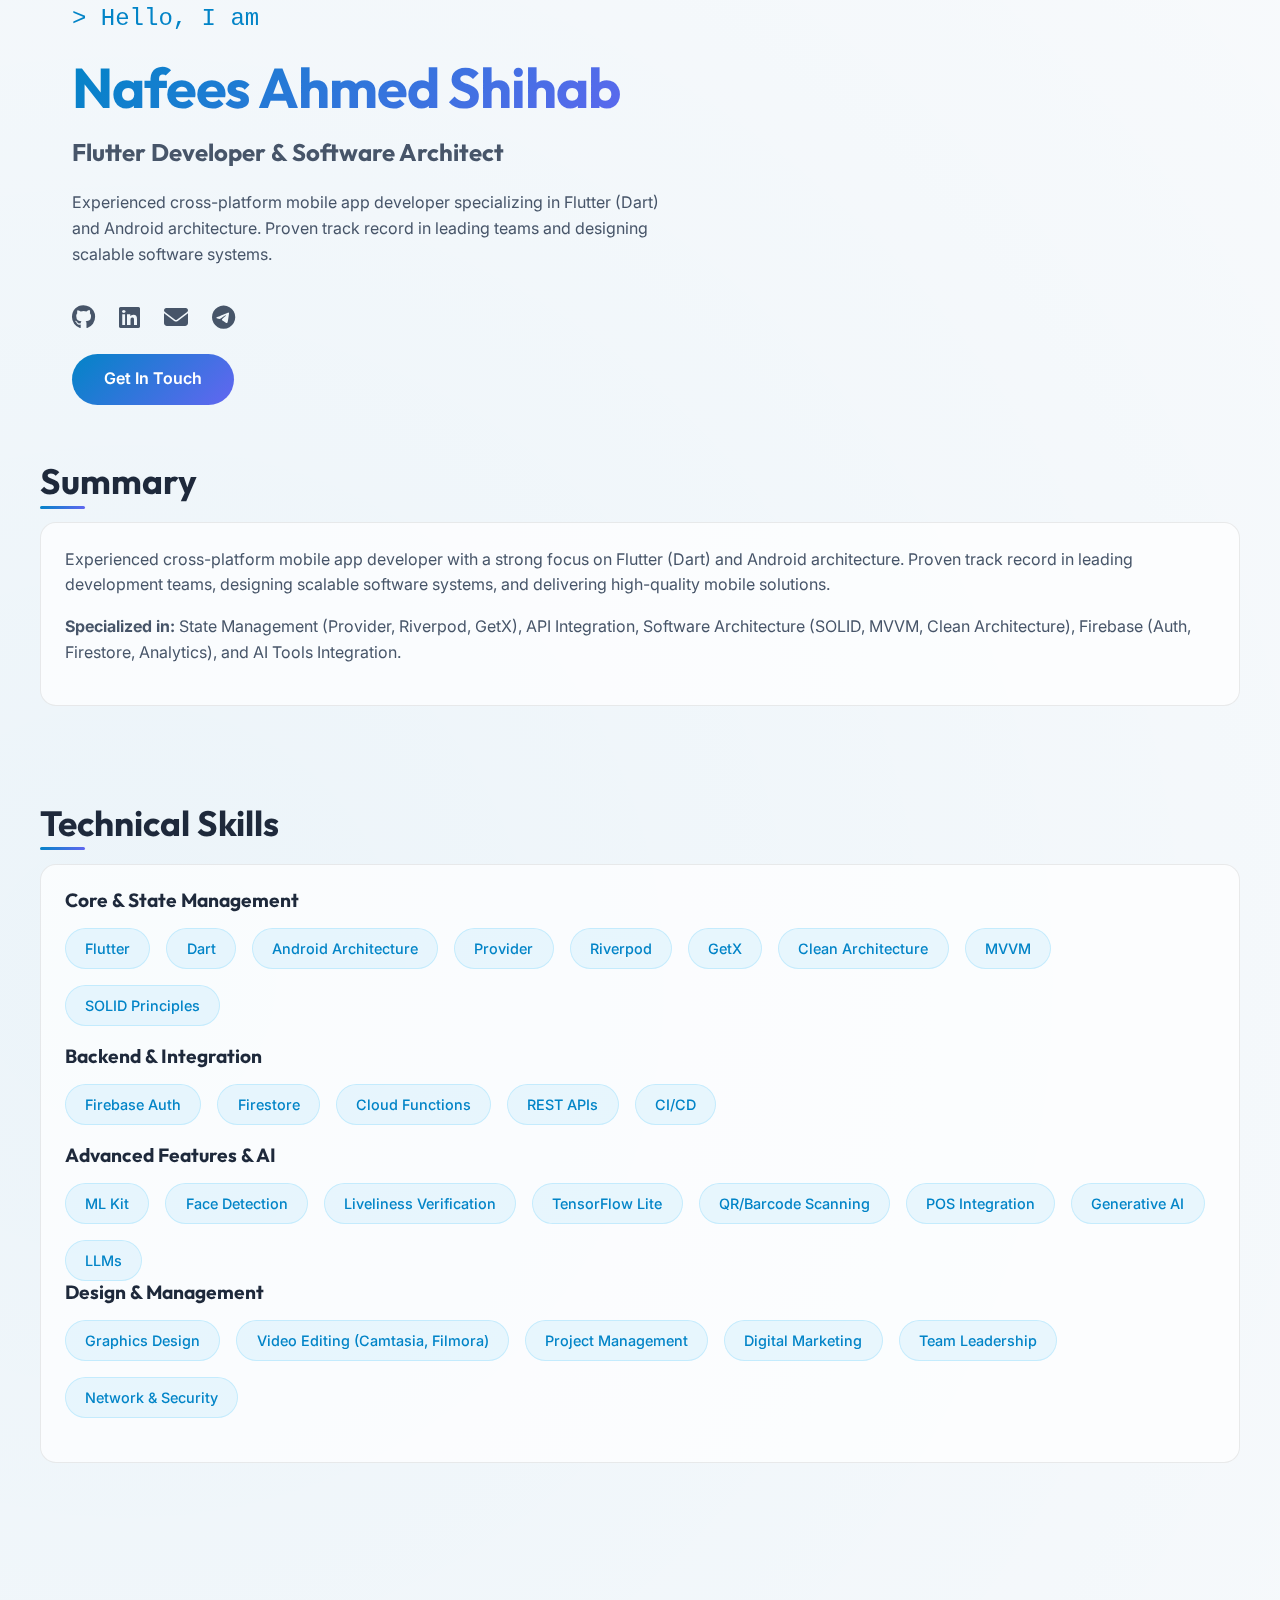
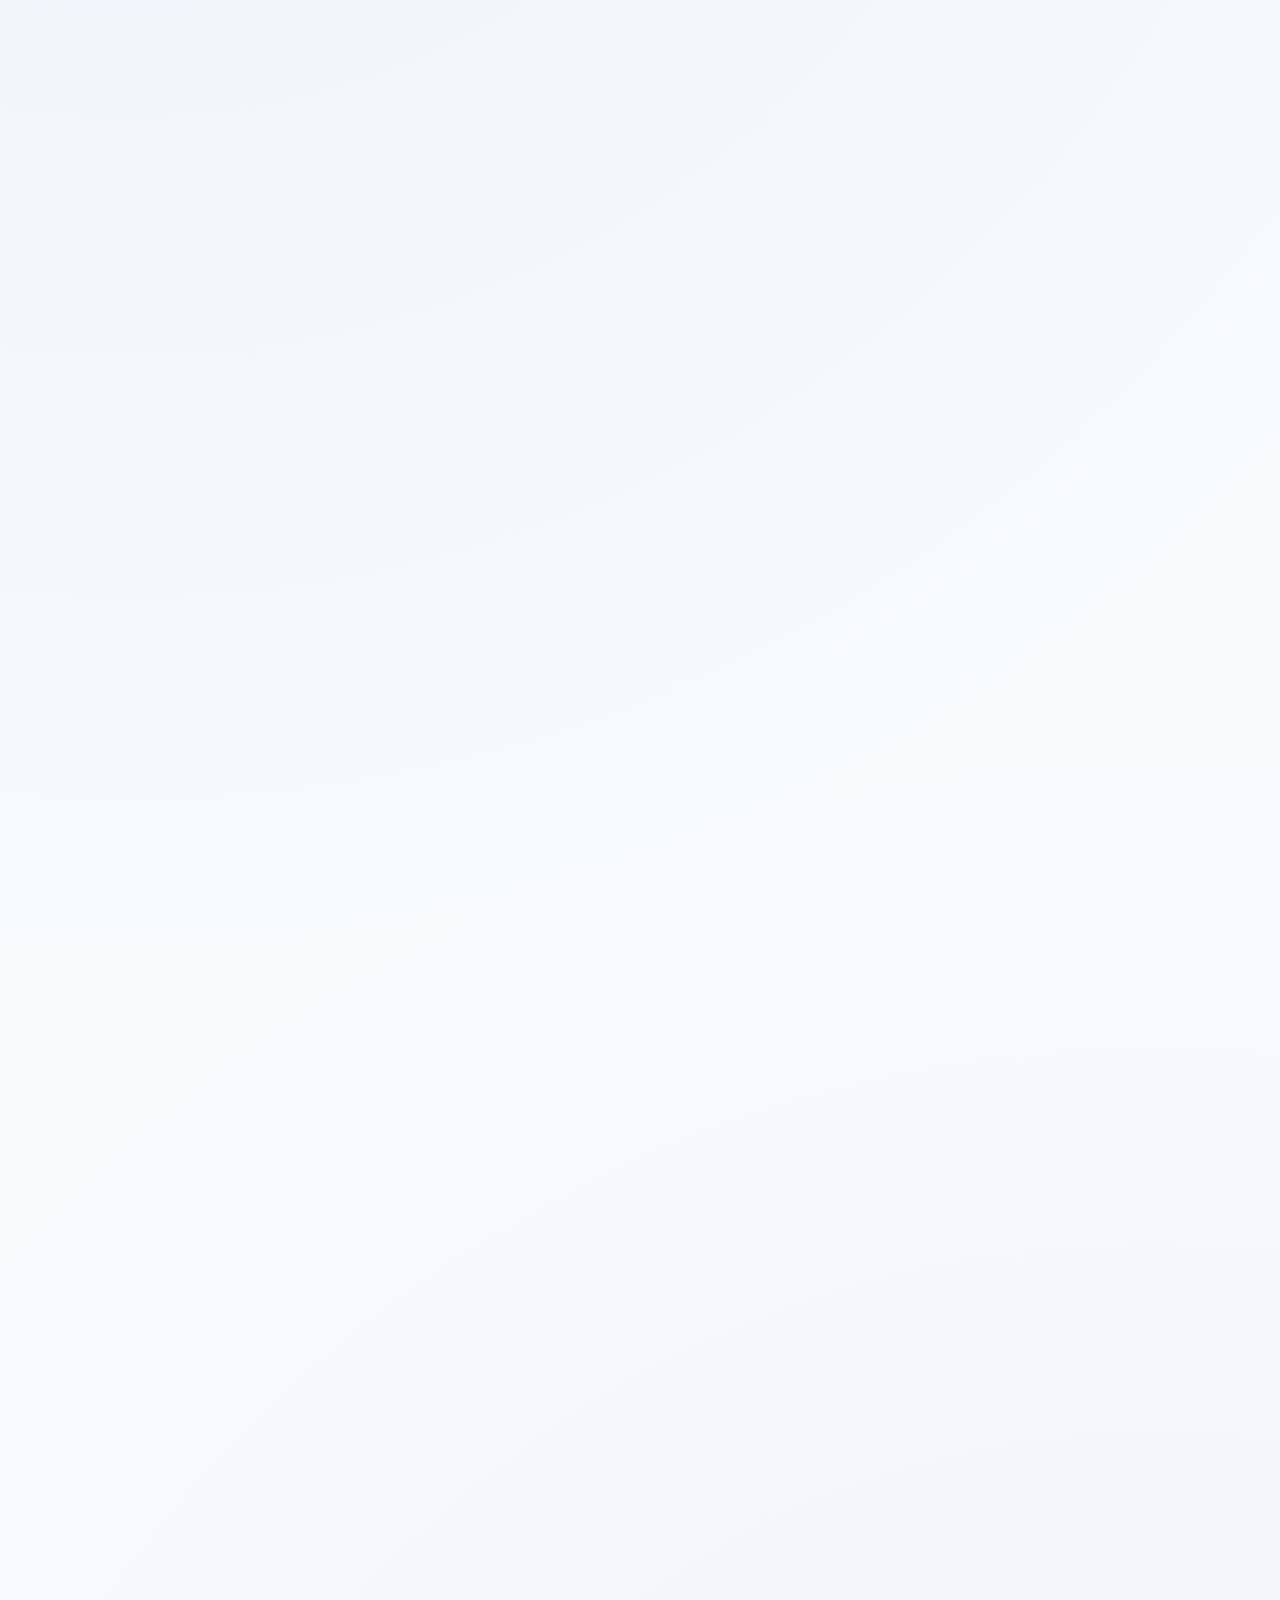
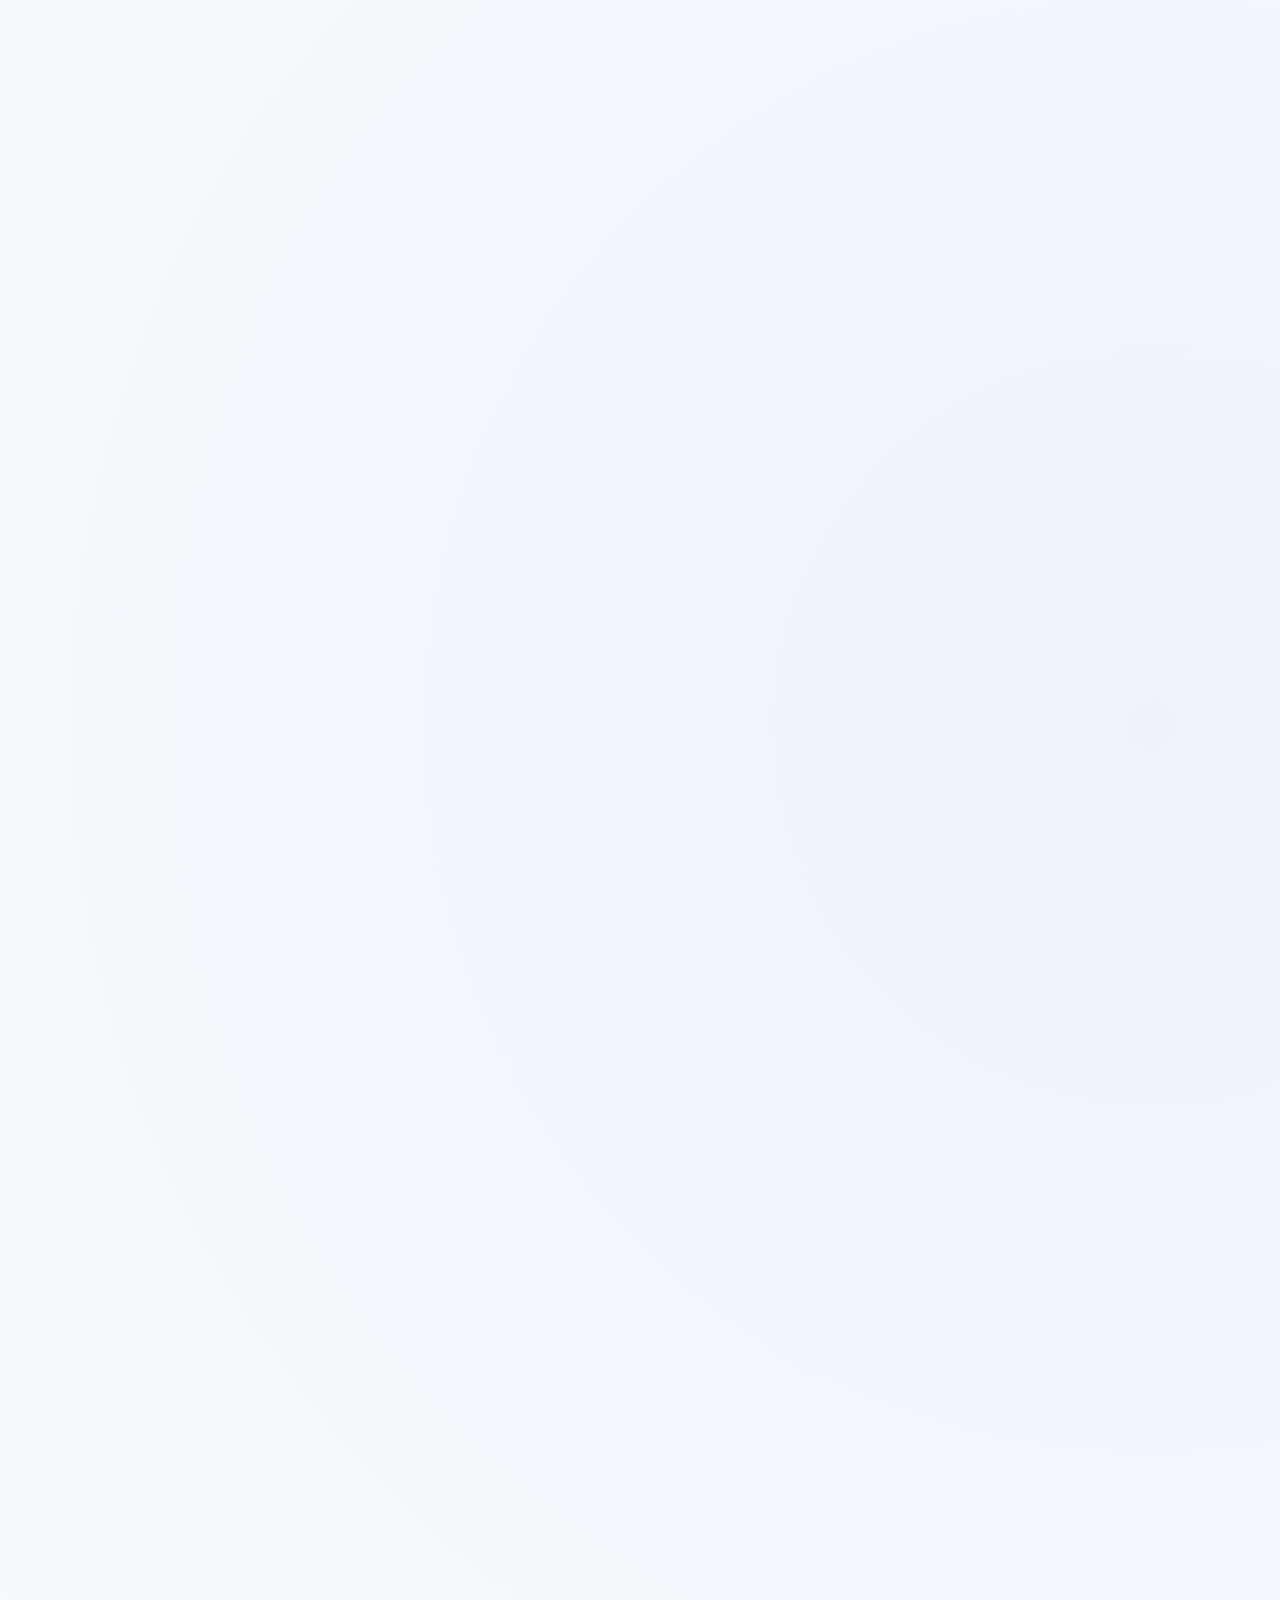
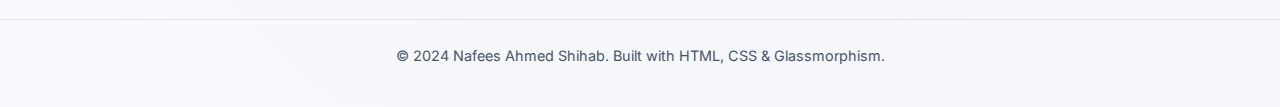
<file: index.html>
<!DOCTYPE html>
<html lang="en">

<head>
  <meta charset="UTF-8">
  <meta name="viewport" content="width=device-width, initial-scale=1.0">
  <title>Nafees Ahmed Shihab | Flutter Developer</title>

  <!-- Fonts -->
  <link rel="preconnect" href="https://fonts.googleapis.com">
  <link rel="preconnect" href="https://fonts.gstatic.com" crossorigin>
  <link
    href="https://fonts.googleapis.com/css2?family=Inter:wght@300;400;500;600&family=Outfit:wght@500;700;800&display=swap"
    rel="stylesheet">

  <!-- Icons -->
  <link rel="stylesheet" href="https://cdnjs.cloudflare.com/ajax/libs/font-awesome/6.4.0/css/all.min.css">

  <!-- CSS -->
  <link rel="stylesheet" href="style.css">
</head>

<body>

  <!-- Hero Section -->
  <header class="container">
    <div class="hero-content hidden">
      <p class="hero-subtitle">> Hello, I am</p>
      <h1 class="gradient-text">Nafees Ahmed Shihab</h1>
      <h3 style="color: var(--text-secondary); margin-top: 1rem;">Flutter Developer & Software Architect</h3>

      <p style="max-width: 600px; margin-top: 1.5rem;">
        Experienced cross-platform mobile app developer specializing in Flutter (Dart) and Android architecture.
        Proven track record in leading teams and designing scalable software systems.
      </p>

      <div class="social-links">
        <a href="https://github.com/NasShihab" target="_blank" title="GitHub"><i class="fab fa-github"></i></a>
        <a href="https://linkedin.com/in/nas" target="_blank" title="LinkedIn"><i class="fab fa-linkedin"></i></a>
        <a href="mailto:nas.shihab92@gmail.com" title="Email"><i class="fas fa-envelope"></i></a>
        <a href="https://t.me/nasshihab" target="_blank" title="Telegram"><i class="fab fa-telegram"></i></a>
      </div>

      <a href="#contact" class="btn">Get In Touch</a>
    </div>
  </header>

  <!-- Summary Section -->
  <section class="section container hidden">
    <h2>Summary</h2>
    <div class="glass-card">
      <p>
        Experienced cross-platform mobile app developer with a strong focus on Flutter (Dart) and Android architecture.
        Proven track record in leading development teams, designing scalable software systems, and delivering
        high-quality mobile solutions.
      </p>
      <p>
        <strong>Specialized in:</strong> State Management (Provider, Riverpod, GetX), API Integration, Software
        Architecture (SOLID, MVVM, Clean Architecture),
        Firebase (Auth, Firestore, Analytics), and AI Tools Integration.
      </p>
    </div>
  </section>

  <!-- Skills Section -->
  <section class="section container hidden">
    <h2>Technical Skills</h2>

    <div class="glass-card">
      <div class="skill-category">
        <h3>Core & State Management</h3>
        <div class="skills-grid">
          <span class="skill-tag">Flutter</span>
          <span class="skill-tag">Dart</span>
          <span class="skill-tag">Android Architecture</span>
          <span class="skill-tag">Provider</span>
          <span class="skill-tag">Riverpod</span>
          <span class="skill-tag">GetX</span>
          <span class="skill-tag">Clean Architecture</span>
          <span class="skill-tag">MVVM</span>
          <span class="skill-tag">SOLID Principles</span>
        </div>
      </div>

      <div class="skill-category">
        <h3>Backend & Integration</h3>
        <div class="skills-grid">
          <span class="skill-tag">Firebase Auth</span>
          <span class="skill-tag">Firestore</span>
          <span class="skill-tag">Cloud Functions</span>
          <span class="skill-tag">REST APIs</span>
          <span class="skill-tag">CI/CD</span>
        </div>
      </div>

      <div class="skill-category">
        <h3>Advanced Features & AI</h3>
        <div class="skills-grid">
          <span class="skill-tag">ML Kit</span>
          <span class="skill-tag">Face Detection</span>
          <span class="skill-tag">Liveliness Verification</span>
          <span class="skill-tag">TensorFlow Lite</span>
          <span class="skill-tag">QR/Barcode Scanning</span>
          <span class="skill-tag">POS Integration</span>
          <span class="skill-tag">Generative AI</span>
          <span class="skill-tag">LLMs</span>
        </div>
        <div class="skill-category">
          <h3>Design & Management</h3>
          <div class="skills-grid">
            <span class="skill-tag">Graphics Design</span>
            <span class="skill-tag">Video Editing (Camtasia, Filmora)</span>
            <span class="skill-tag">Project Management</span>
            <span class="skill-tag">Digital Marketing</span>
            <span class="skill-tag">Team Leadership</span>
            <span class="skill-tag">Network & Security</span>
          </div>
        </div>
      </div>
  </section>

  <!-- Experience Section -->
  <section class="section container hidden">
    <h2>Work Experience</h2>
    <div class="timeline">

      <div class="timeline-item">
        <span class="date">AUG 2023 - PRESENT</span>
        <div class="glass-card">
          <h3>Flutter Developer</h3>
          <h4>Spectrum IT Solutions Ltd.</h4>
          <p style="margin-bottom: 1rem; color: var(--text-secondary);">Contributed to the design, development, and
            deployment of innovative cross-platform mobile applications. Responsible for API integration and app QA.</p>
          <ul>
            <li>
              <p>Built custom features with Provider, Riverpod, and GetX.</p>
            </li>
            <li>
              <p>Integrated RESTful APIs with auth, error handling, and caching.</p>
            </li>
            <li>
              <p>Developed face detection/liveliness verification using ML Kit.</p>
            </li>
            <li>
              <p>Managed end-to-end delivery from requirement gathering to MVP.</p>
            </li>
            <li>
              <p>Mentored interns and led mobile team discussions.</p>
            </li>
          </ul>
        </div>
      </div>

      <div class="timeline-item">
        <span class="date"></span>
        <div class="glass-card">
          <h3>Freelance Flutter Developer</h3>
          <h4>Project Based</h4>
          <ul>
            <li>
              <p>Developed full-featured e-commerce apps with cart, checkout, and payment integration.</p>
            </li>
            <li>
              <p>Built lightweight, scalable apps using Firebase, REST APIs, and third-party SDKs.</p>
            </li>
            <li>
              <p>Delivered AI-enabled features: image-to-text, text-to-image, and chatbot interfaces.</p>
            </li>
            <li>
              <p>Managed end-to-end delivery from requirement gathering to MVP delivery.</p>
            </li>
            <li>
              <p>Focused on clean UI/UX, performance optimization, and custom state management.</p>
            </li>
          </ul>
        </div>
      </div>

      <div class="timeline-item">
        <span class="date">APR 2019 - AUG 2021</span>
        <div class="glass-card">
          <h3>Co-Owner & IT Executive</h3>
          <h4>AALO Limited</h4>
          <p>Managed IT infrastructure, cloud management, social media marketing, and media production.</p>
        </div>
      </div>

      <div class="timeline-item">
        <span class="date">JUL 2016 - MAY 2018</span>
        <div class="glass-card">
          <h3>Java OOP Lab Assistant</h3>
          <h4>Daffodil International University</h4>
          <p>Assisted students with Object Oriented Programming concepts (Java) under the Department Head.</p>
        </div>
      </div>

    </div>
  </section>

  <!-- Projects Section -->
  <section class="section container hidden">
    <h2>Major Projects</h2>
    <div class="projects-grid">

      <div class="glass-card project-card">
        <h3>TCB Smart Family Card Sheba</h3>
        <p>Government service portal for family card management.</p>
        <div class="project-tags">
          <span class="skill-tag">Flutter</span>
          <span class="skill-tag">Government</span>
          <span class="skill-tag">High Scale</span>
        </div>
      </div>

      <div class="glass-card project-card">
        <h3>Chattogram Zoo Ticketing</h3>
        <p>POS Machine integration with thermal printers for ticketing.</p>
        <div class="project-tags">
          <span class="skill-tag">POS Integration</span>
          <span class="skill-tag">Thermal Printer</span>
        </div>
      </div>

      <div class="glass-card project-card">
        <h3>Smart Attendance & Feedback Management</h3>
        <p>Hardware integration with RFID/Biometric scanners for real-time tracking.</p>
        <div class="project-tags">
          <span class="skill-tag">IoT</span>
          <span class="skill-tag">Hardware</span>
        </div>
      </div>

      <div class="glass-card project-card">
        <h3>Officers’ Club Dhaka</h3>
        <p>Digital management portal for club members and services.</p>
        <div class="project-tags">
          <span class="skill-tag">Management</span>
          <span class="skill-tag">Portal</span>
        </div>
      </div>

      <div class="glass-card project-card">
        <h3>Rajshahi Novo Theatre Portal</h3>
        <p>Digital portal for Novo Theatre services.</p>
      </div>

      <div class="glass-card project-card">
        <h3>Gazipur City Corporation Portal</h3>
        <p>"My GCC" application for city services.</p>
      </div>

    </div>
  </section>

  <!-- Education Section -->
  <section class="section container hidden">
    <h2>Education</h2>
    <div class="timeline">
      <div class="timeline-item">
        <span class="date">2015 - 2019</span>
        <div class="glass-card">
          <h3>BSc in Computer Science & Engineering</h3>
          <h4>Daffodil International University</h4>
          <p>Focus on software development, data structures, and algorithms.</p>
        </div>
      </div>

      <div class="timeline-item">
        <span class="date">2012 - 2014</span>
        <div class="glass-card">
          <h3>HSC in Science</h3>
          <h4>Government Science College, Tejgaon</h4>
          <p>GPA: 5.00</p>
        </div>
      </div>

      <div class="timeline-item">
        <span class="date">2010 - 2012</span>
        <div class="glass-card">
          <h3>SSC in Science</h3>
          <h4>Jatrabari Ideal High School & College</h4>
          <p>GPA: 5.00</p>
        </div>
      </div>
    </div>
  </section>

  <!-- Contact & References -->
  <section id="contact" class="section container hidden">
    <h2>Contact & References</h2>
    <div class="glass-card">
      <div class="contact-grid">

        <div class="contact-item">
          <div class="contact-icon"><i class="fas fa-map-marker-alt"></i></div>
          <div>
            <h3>Location</h3>
            <p>Merul Badda, Dhaka 1320</p>
          </div>
        </div>

        <div class="contact-item">
          <div class="contact-icon"><i class="fab fa-telegram"></i></div>
          <div>
            <h3>Telegram</h3>
            <p><a href="https://t.me/nasshihab" target="_blank">@nasshihab</a></p>
          </div>
        </div>

        <div class="contact-item">
          <div class="contact-icon"><i class="fas fa-envelope"></i></div>
          <div>
            <h3>Email</h3>
            <p><a href="mailto:nas.shihab92@gmail.com">nas.shihab92@gmail.com</a></p>
          </div>
        </div>

      </div>

      <div style="margin-top: 3rem; border-top: 1px solid var(--glass-border); padding-top: 2rem;">
        <h3>Reference</h3>
        <p style="margin-top: 1rem;">
          <strong>Dr. Syed Akhter Hossain</strong><br>
          Dean, Faculty of Science and Information Technology<br>
          Daffodil International University<br>
          Lead supervisor in project research
        </p>
      </div>
    </div>
  </section>

  <footer>
    <p>© 2024 Nafees Ahmed Shihab. Built with HTML, CSS & Glassmorphism.</p>
  </footer>

  <script src="script.js"></script>
</body>

</html>
</file>
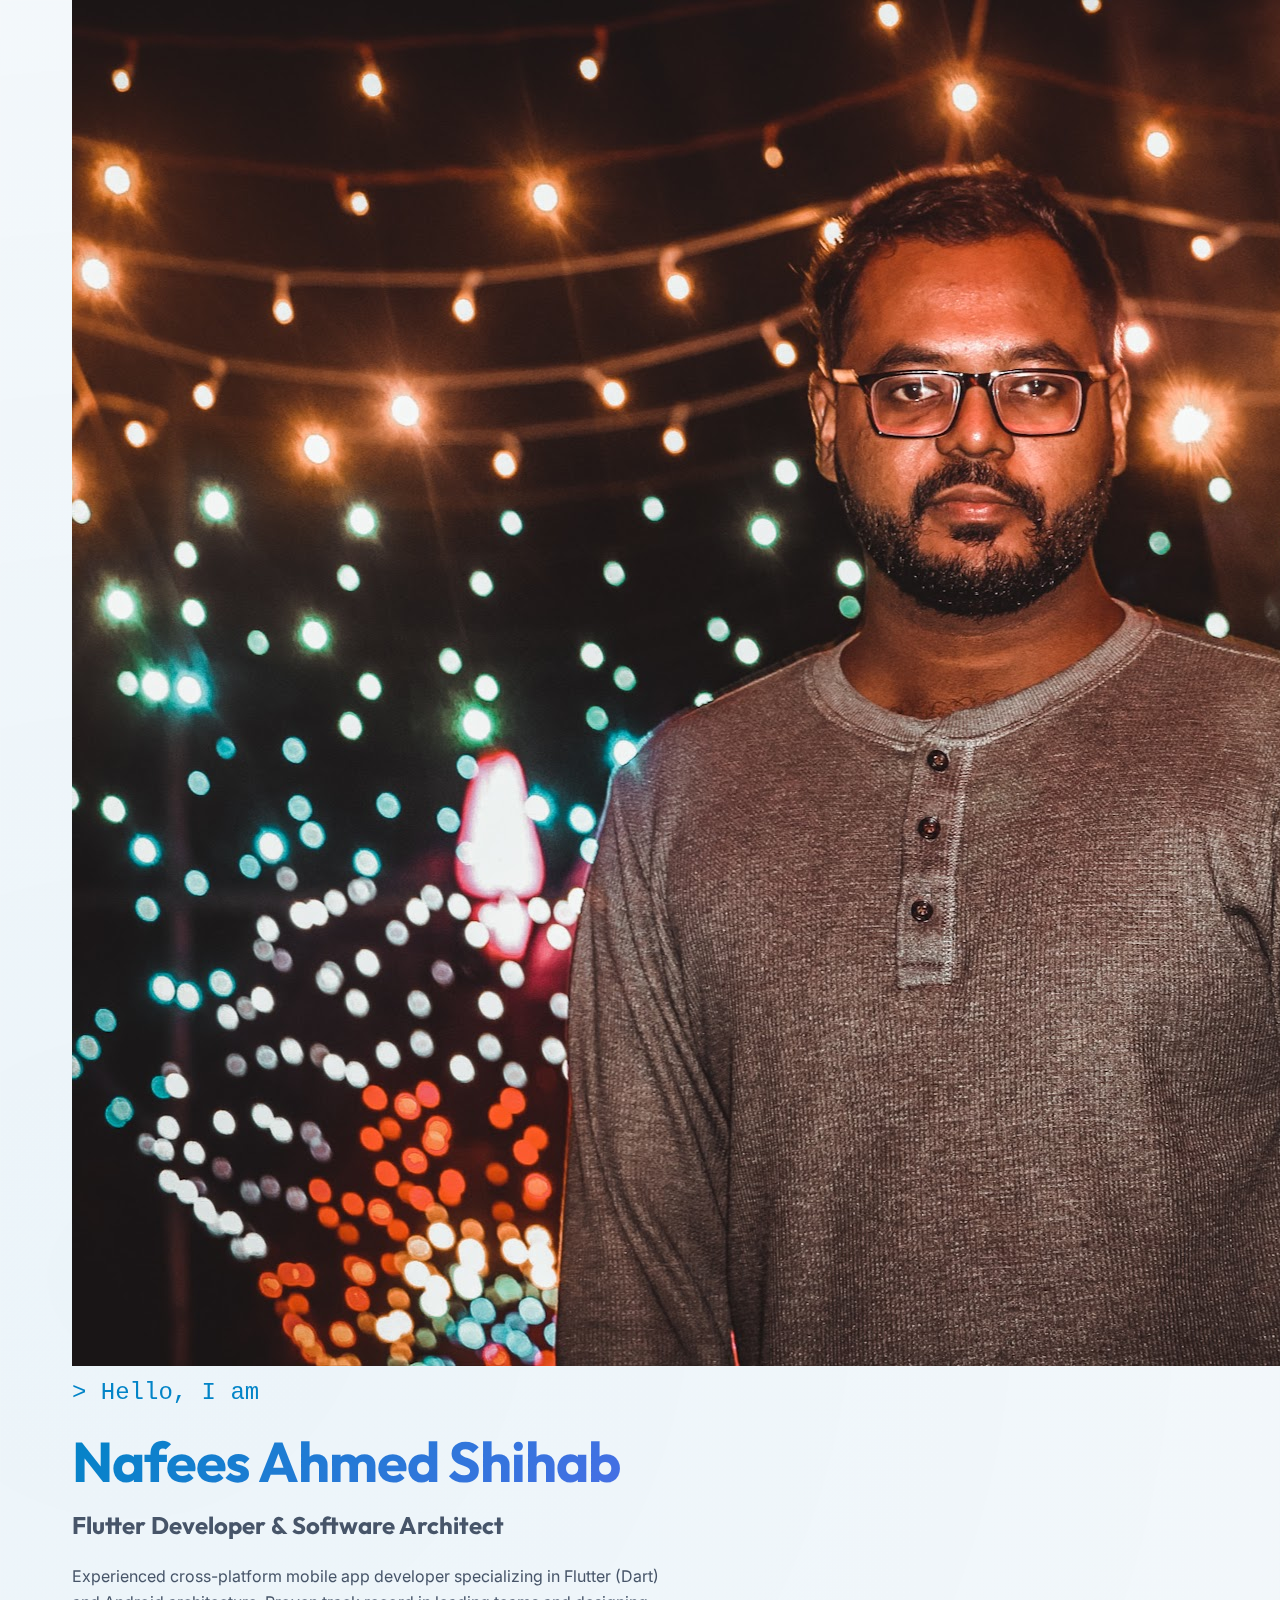
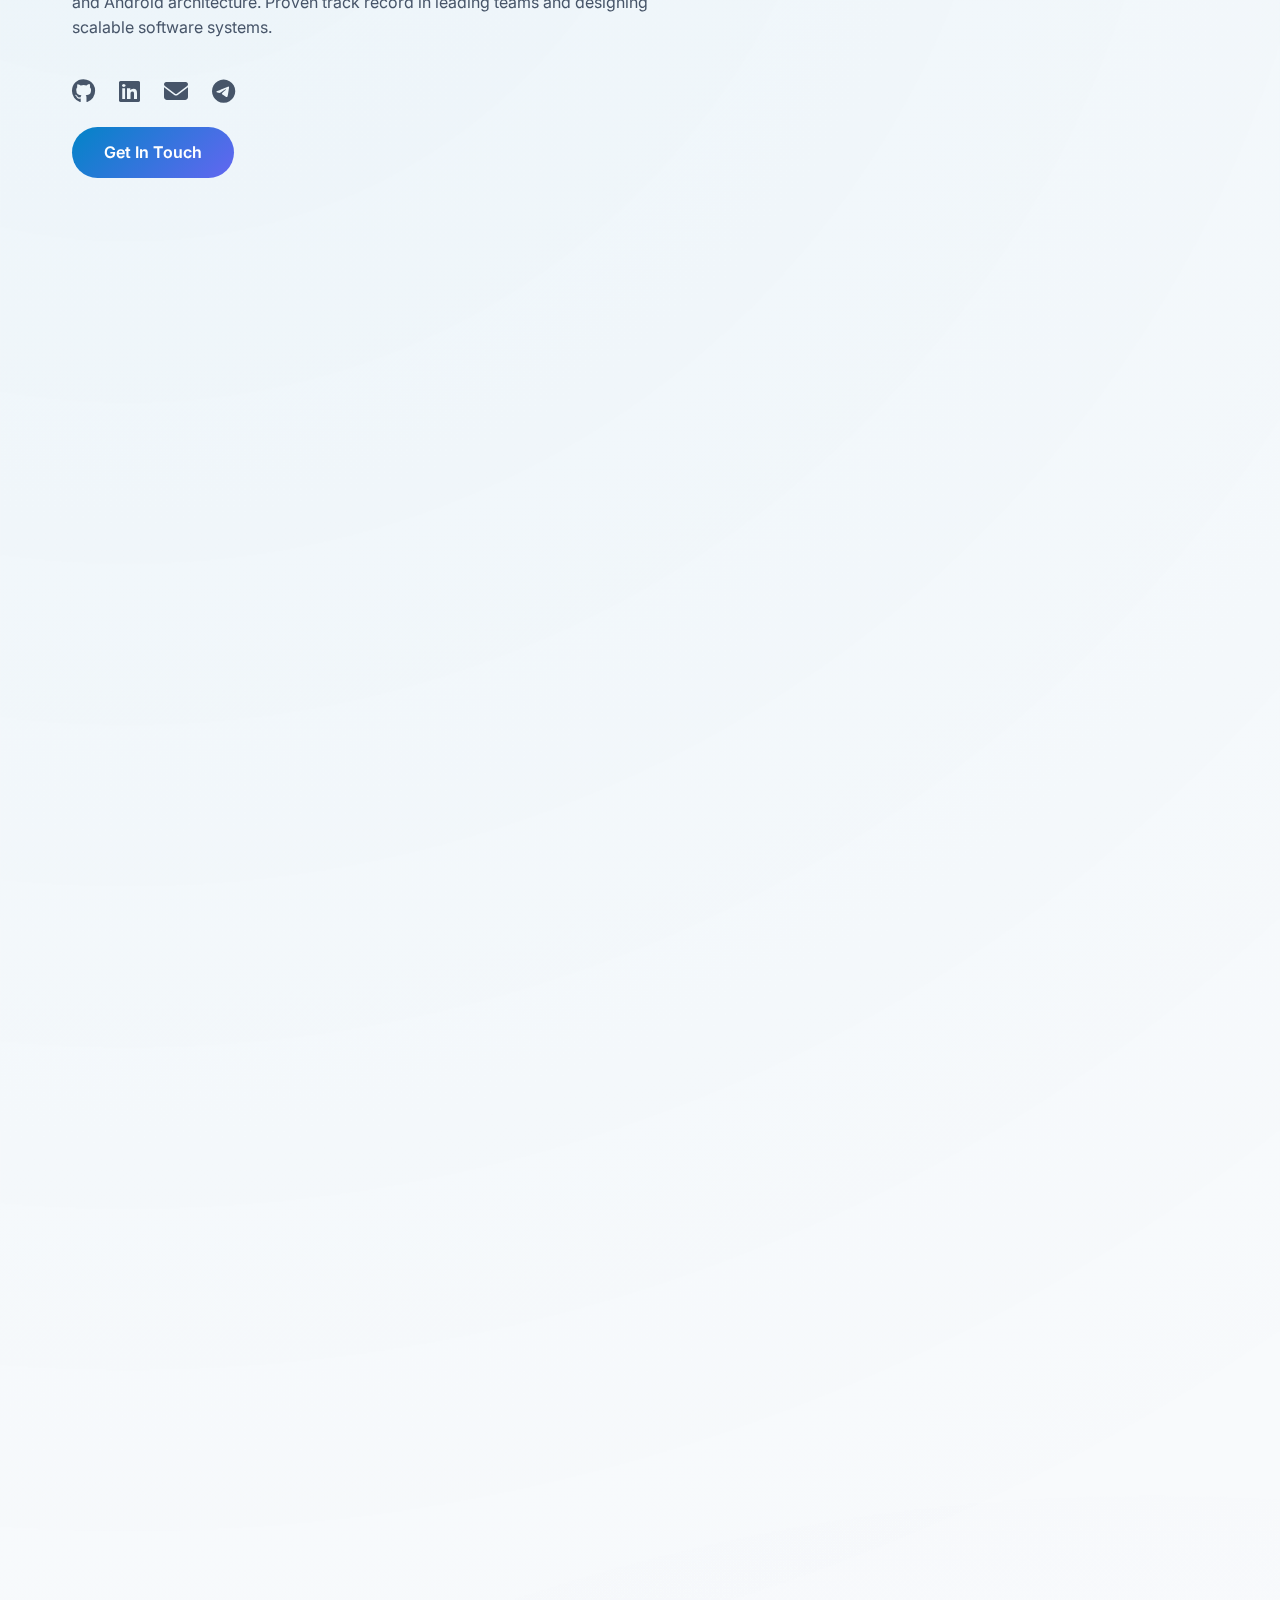
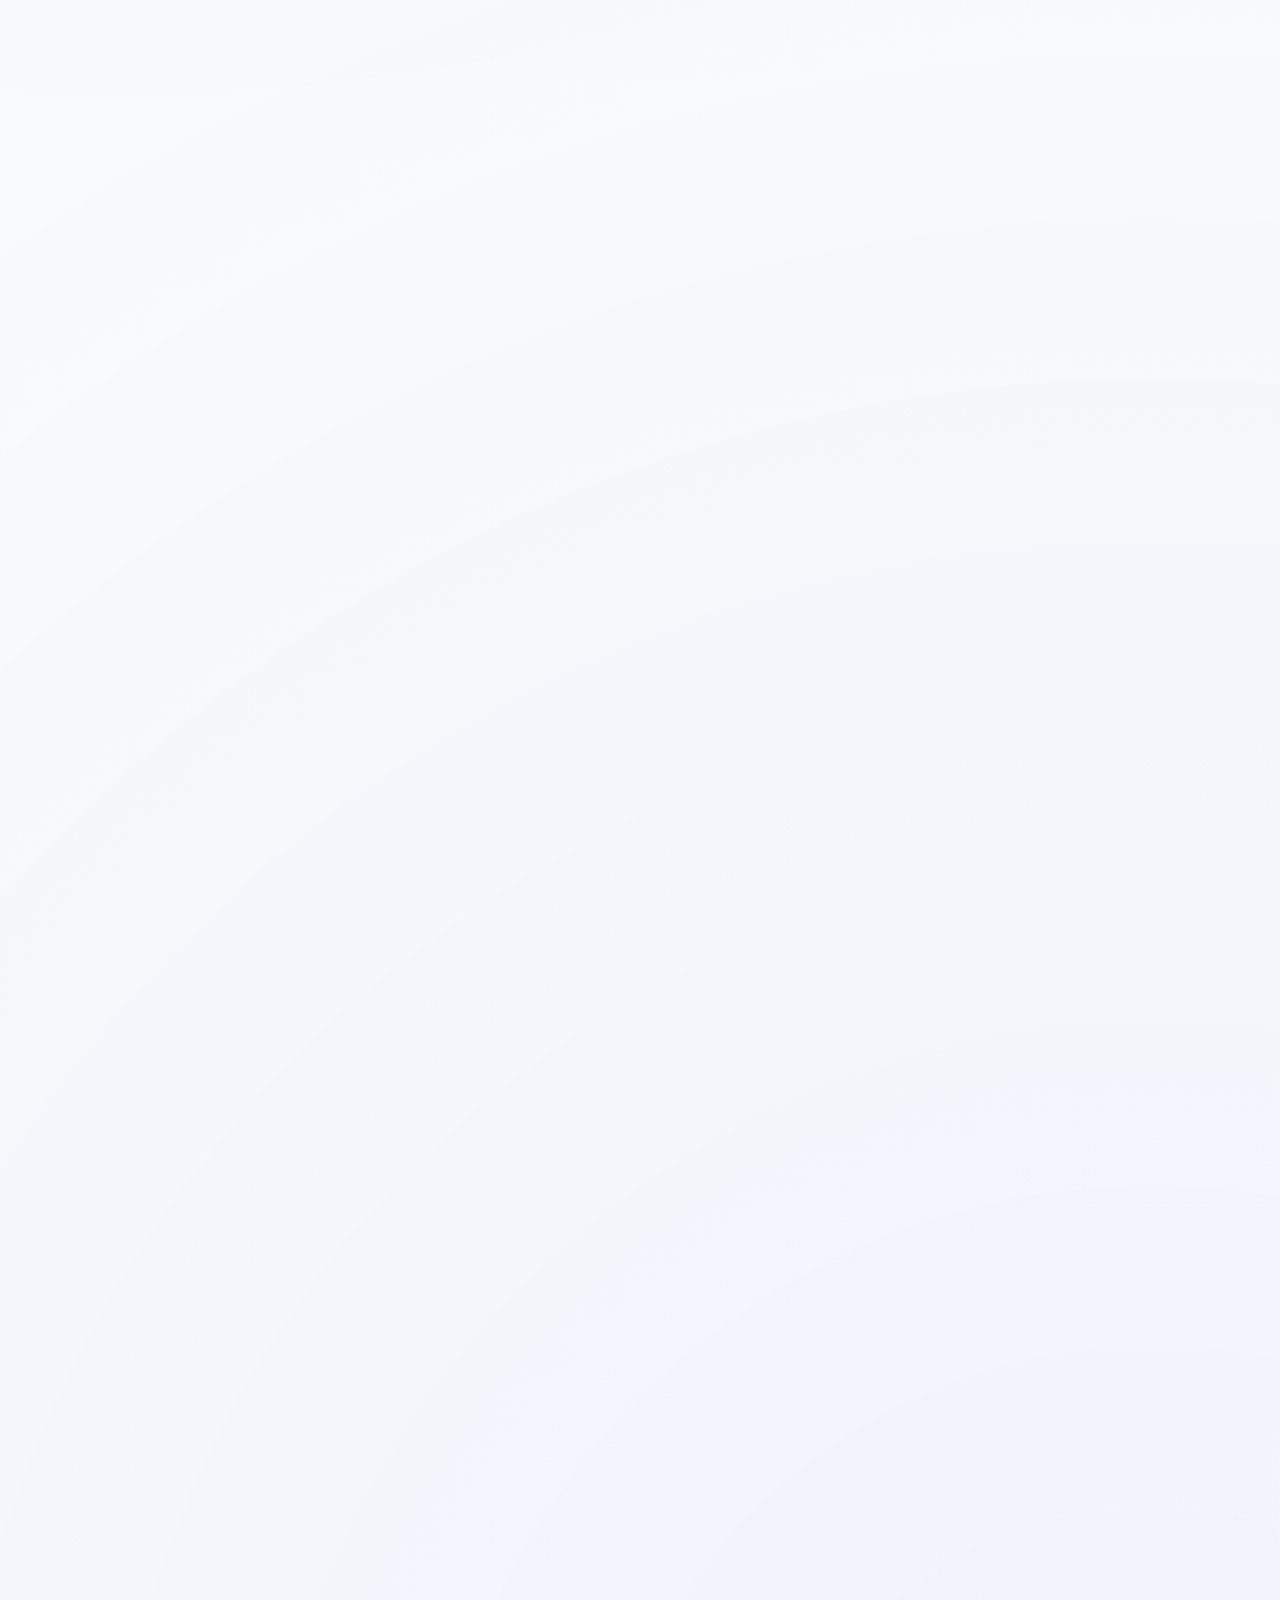
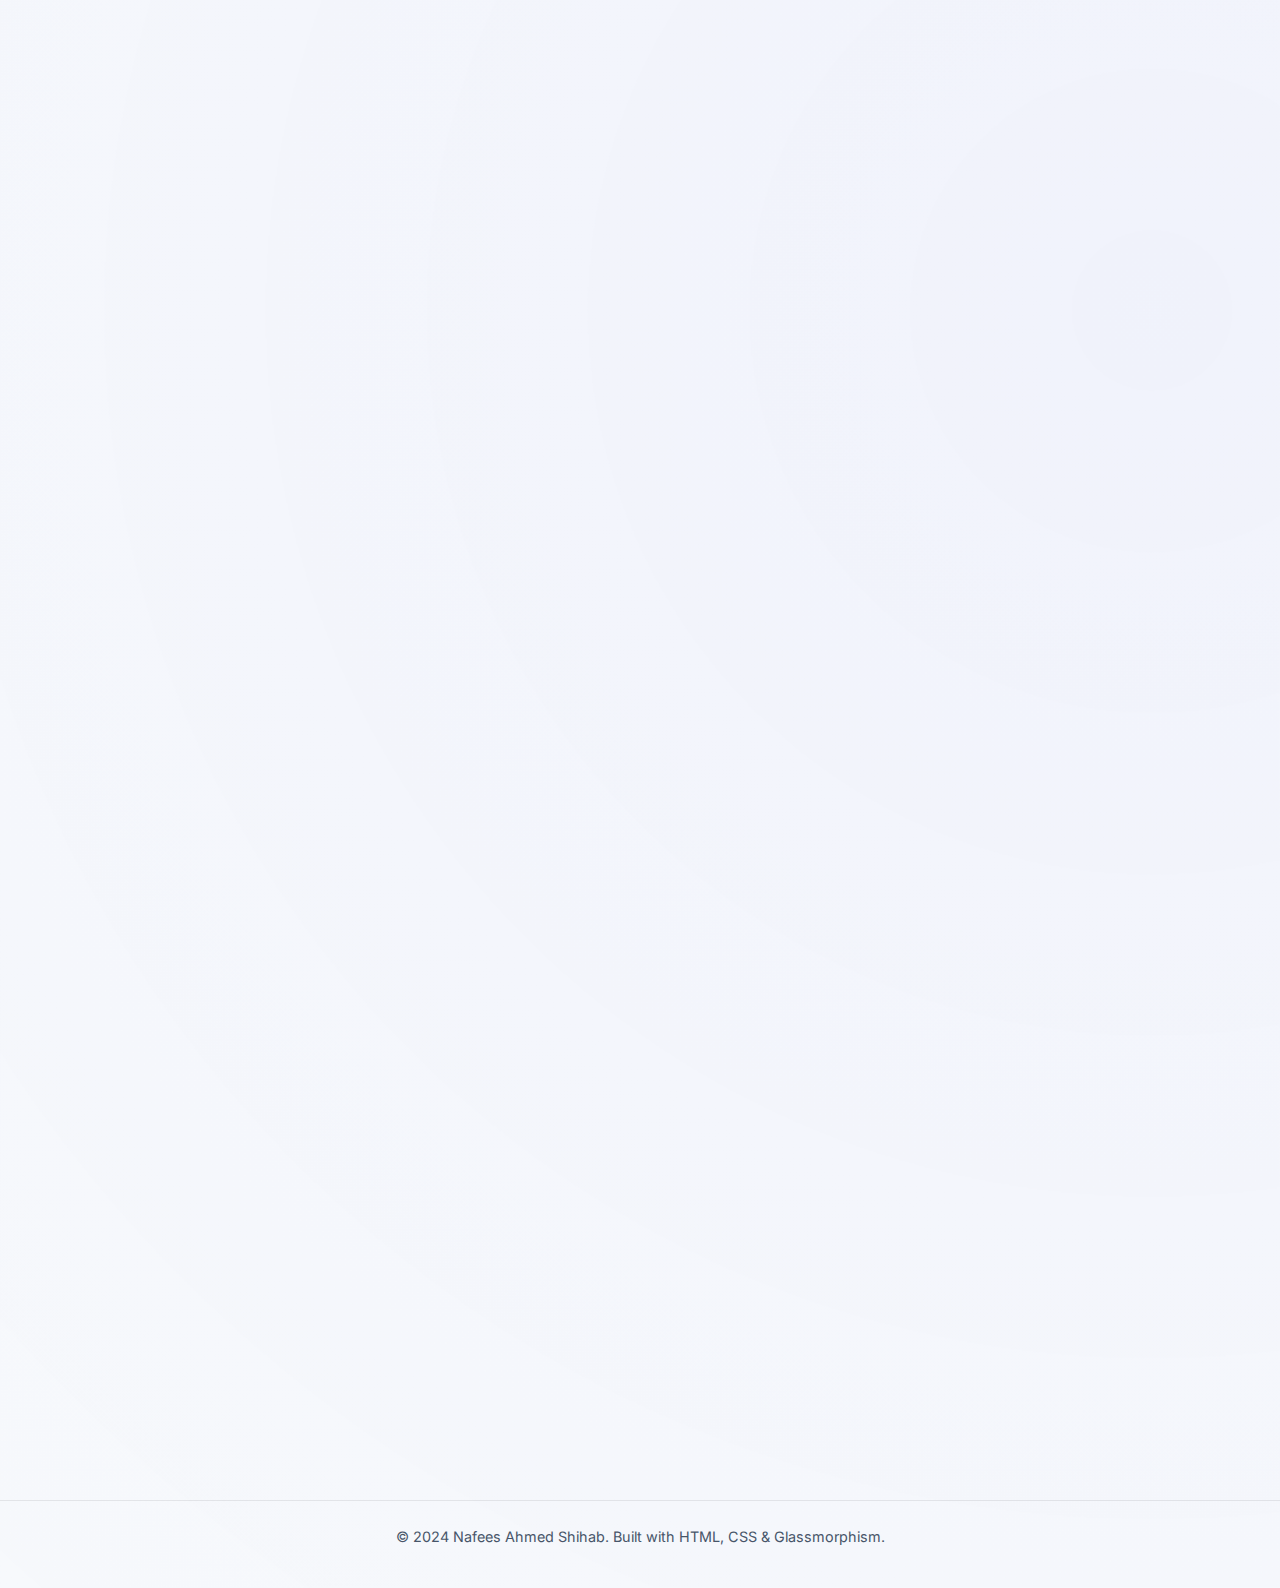
<file: corporate_cv/index.html>
<!DOCTYPE html>
<html lang="en">

<head>
  <meta charset="UTF-8">
  <meta name="viewport" content="width=device-width, initial-scale=1.0">
  <title>Nafees Ahmed Shihab | Flutter Developer</title>

  <!-- Fonts -->
  <link rel="preconnect" href="https://fonts.googleapis.com">
  <link rel="preconnect" href="https://fonts.gstatic.com" crossorigin>
  <link
    href="https://fonts.googleapis.com/css2?family=Inter:wght@300;400;500;600&family=Outfit:wght@500;700;800&display=swap"
    rel="stylesheet">

  <!-- Icons -->
  <link rel="stylesheet" href="https://cdnjs.cloudflare.com/ajax/libs/font-awesome/6.4.0/css/all.min.css">

  <!-- CSS -->
  <link rel="stylesheet" href="style.css">
</head>

<body>

  <!-- Hero Section -->
  <header class="container">
    <div class="hero-layout hidden">
      <div class="profile-img-container">
        <img src="../res/nas.jpg" alt="Nafees Ahmed Shihab" class="profile-img">
      </div>
      <div class="hero-content">
        <p class="hero-subtitle">> Hello, I am</p>
        <h1 class="gradient-text">Nafees Ahmed Shihab</h1>
        <h3 style="color: var(--text-secondary); margin-top: 1rem;">Flutter Developer & Software Architect</h3>

        <p style="max-width: 600px; margin-top: 1.5rem;">
          Experienced cross-platform mobile app developer specializing in Flutter (Dart) and Android architecture.
          Proven track record in leading teams and designing scalable software systems.
        </p>

        <div class="social-links">
          <a href="https://github.com/NasShihab" target="_blank" title="GitHub"><i class="fab fa-github"></i></a>
          <a href="https://linkedin.com/in/nas" target="_blank" title="LinkedIn"><i class="fab fa-linkedin"></i></a>
          <a href="mailto:nas.shihab92@gmail.com" title="Email"><i class="fas fa-envelope"></i></a>
          <a href="https://t.me/nasshihab" target="_blank" title="Telegram"><i class="fab fa-telegram"></i></a>
        </div>

        <a href="#contact" class="btn">Get In Touch</a>
      </div>
    </div>
  </header>

  <!-- Summary Section -->
  <section class="section container hidden">
    <h2>Summary</h2>
    <div class="glass-card">
      <p>
        Experienced cross-platform mobile app developer with a strong focus on Flutter (Dart) and Android architecture.
        Proven track record in leading development teams, designing scalable software systems, and delivering
        high-quality mobile solutions.
      </p>
      <p>
        <strong>Specialized in:</strong> State Management (Provider, Riverpod, GetX), API Integration, Software
        Architecture (SOLID, MVVM, Clean Architecture),
        Firebase (Auth, Firestore, Analytics), and AI Tools Integration.
      </p>
    </div>
  </section>

  <!-- Skills Section -->
  <section class="section container hidden">
    <h2>Technical Skills</h2>

    <div class="glass-card">
      <div class="skill-category">
        <h3>Core & State Management</h3>
        <div class="skills-grid">
          <span class="skill-tag">Flutter</span>
          <span class="skill-tag">Dart</span>
          <span class="skill-tag">Android Architecture</span>
          <span class="skill-tag">Provider</span>
          <span class="skill-tag">Riverpod</span>
          <span class="skill-tag">GetX</span>
          <span class="skill-tag">Clean Architecture</span>
          <span class="skill-tag">MVVM</span>
          <span class="skill-tag">SOLID Principles</span>
        </div>
      </div>

      <div class="skill-category">
        <h3>Backend & Integration</h3>
        <div class="skills-grid">
          <span class="skill-tag">Firebase Auth</span>
          <span class="skill-tag">Firestore</span>
          <span class="skill-tag">Cloud Functions</span>
          <span class="skill-tag">REST APIs</span>
          <span class="skill-tag">CI/CD</span>
        </div>
      </div>

      <div class="skill-category">
        <h3>Advanced Features & AI</h3>
        <div class="skills-grid">
          <span class="skill-tag">ML Kit</span>
          <span class="skill-tag">Face Detection</span>
          <span class="skill-tag">Liveliness Verification</span>
          <span class="skill-tag">TensorFlow Lite</span>
          <span class="skill-tag">QR/Barcode Scanning</span>
          <span class="skill-tag">POS Integration</span>
          <span class="skill-tag">Generative AI</span>
          <span class="skill-tag">LLMs</span>
        </div>
        <div class="skill-category">
          <h3>Design & Management</h3>
          <div class="skills-grid">
            <span class="skill-tag">Graphics Design</span>
            <span class="skill-tag">Video Editing (Camtasia, Filmora)</span>
            <span class="skill-tag">Project Management</span>
            <span class="skill-tag">Digital Marketing</span>
            <span class="skill-tag">Team Leadership</span>
            <span class="skill-tag">Network & Security</span>
          </div>
        </div>
      </div>
  </section>

  <!-- Experience Section -->
  <section class="section container hidden">
    <h2>Work Experience</h2>
    <div class="timeline">

      <div class="timeline-item">
        <span class="date">AUG 2023 - PRESENT</span>
        <div class="glass-card">
          <h3>Flutter Developer</h3>
          <h4>Spectrum IT Solutions Ltd.</h4>
          <p style="margin-bottom: 1rem; color: var(--text-secondary);">Contributed to the design, development, and
            deployment of innovative cross-platform mobile applications. Responsible for API integration and app QA.</p>
          <ul>
            <li>
              <p>Built custom features with Provider, Riverpod, and GetX.</p>
            </li>
            <li>
              <p>Integrated RESTful APIs with auth, error handling, and caching.</p>
            </li>
            <li>
              <p>Developed face detection/liveliness verification using ML Kit.</p>
            </li>
            <li>
              <p>Managed end-to-end delivery from requirement gathering to MVP.</p>
            </li>
            <li>
              <p>Mentored interns and led mobile team discussions.</p>
            </li>
          </ul>
        </div>
      </div>

      <div class="timeline-item">
        <span class="date"></span>
        <div class="glass-card">
          <h3>Freelance Flutter Developer</h3>
          <h4>Project Based</h4>
          <ul>
            <li>
              <p>Developed full-featured e-commerce apps with cart, checkout, and payment integration.</p>
            </li>
            <li>
              <p>Built lightweight, scalable apps using Firebase, REST APIs, and third-party SDKs.</p>
            </li>
            <li>
              <p>Delivered AI-enabled features: image-to-text, text-to-image, and chatbot interfaces.</p>
            </li>
            <li>
              <p>Managed end-to-end delivery from requirement gathering to MVP delivery.</p>
            </li>
            <li>
              <p>Focused on clean UI/UX, performance optimization, and custom state management.</p>
            </li>
          </ul>
        </div>
      </div>

      <div class="timeline-item">
        <span class="date">APR 2019 - AUG 2021</span>
        <div class="glass-card">
          <h3>Co-Owner & IT Executive</h3>
          <h4>AALO Limited</h4>
          <p>Managed IT infrastructure, cloud management, social media marketing, and media production.</p>
        </div>
      </div>

      <div class="timeline-item">
        <span class="date">JUL 2016 - MAY 2018</span>
        <div class="glass-card">
          <h3>Java OOP Lab Assistant</h3>
          <h4>Daffodil International University</h4>
          <p>Assisted students with Object Oriented Programming concepts (Java) under the Department Head.</p>
        </div>
      </div>

    </div>
  </section>

  <!-- Projects Section -->
  <section class="section container hidden">
    <h2>Major Projects</h2>
    <div class="projects-grid">

      <div class="glass-card project-card">
        <h3>TCB Smart Family Card Sheba</h3>
        <p>Government service portal for family card management.</p>
        <div class="project-tags">
          <span class="skill-tag">Flutter</span>
          <span class="skill-tag">Government</span>
          <span class="skill-tag">High Scale</span>
        </div>
      </div>

      <div class="glass-card project-card">
        <h3>Chattogram Zoo Ticketing</h3>
        <p>POS Machine integration with thermal printers for ticketing.</p>
        <div class="project-tags">
          <span class="skill-tag">POS Integration</span>
          <span class="skill-tag">Thermal Printer</span>
        </div>
      </div>

      <div class="glass-card project-card">
        <h3>Smart Attendance & Feedback Management</h3>
        <p>Hardware integration with RFID/Biometric scanners for real-time tracking.</p>
        <div class="project-tags">
          <span class="skill-tag">IoT</span>
          <span class="skill-tag">Hardware</span>
        </div>
      </div>

      <div class="glass-card project-card">
        <h3>Officers’ Club Dhaka</h3>
        <p>Digital management portal for club members and services.</p>
        <div class="project-tags">
          <span class="skill-tag">Management</span>
          <span class="skill-tag">Portal</span>
        </div>
      </div>

      <div class="glass-card project-card">
        <h3>Rajshahi Novo Theatre Portal</h3>
        <p>Digital portal for Novo Theatre services.</p>
      </div>

      <div class="glass-card project-card">
        <h3>Gazipur City Corporation Portal</h3>
        <p>"My GCC" application for city services.</p>
      </div>

    </div>
  </section>

  <!-- Education Section -->
  <section class="section container hidden">
    <h2>Education</h2>
    <div class="timeline">
      <div class="timeline-item">
        <span class="date">2015 - 2019</span>
        <div class="glass-card">
          <h3>BSc in Computer Science & Engineering</h3>
          <h4>Daffodil International University</h4>
          <p>Focus on software development, data structures, and algorithms.</p>
        </div>
      </div>

      <div class="timeline-item">
        <span class="date">2012 - 2014</span>
        <div class="glass-card">
          <h3>HSC in Science</h3>
          <h4>Government Science College, Tejgaon</h4>
          <p>GPA: 5.00</p>
        </div>
      </div>

      <div class="timeline-item">
        <span class="date">2010 - 2012</span>
        <div class="glass-card">
          <h3>SSC in Science</h3>
          <h4>Jatrabari Ideal High School & College</h4>
          <p>GPA: 5.00</p>
        </div>
      </div>
    </div>
  </section>

  <!-- Contact & References -->
  <section id="contact" class="section container hidden">
    <h2>Contact & References</h2>
    <div class="glass-card">
      <div class="contact-grid">

        <div class="contact-item">
          <div class="contact-icon"><i class="fas fa-map-marker-alt"></i></div>
          <div>
            <h3>Location</h3>
            <p>Merul Badda, Dhaka 1320</p>
          </div>
        </div>

        <div class="contact-item">
          <div class="contact-icon"><i class="fab fa-telegram"></i></div>
          <div>
            <h3>Telegram</h3>
            <p><a href="https://t.me/nasshihab" target="_blank">@nasshihab</a></p>
          </div>
        </div>

        <div class="contact-item">
          <div class="contact-icon"><i class="fas fa-envelope"></i></div>
          <div>
            <h3>Email</h3>
            <p><a href="mailto:nas.shihab92@gmail.com">nas.shihab92@gmail.com</a></p>
          </div>
        </div>

      </div>

      <div style="margin-top: 2rem; text-align: center;">
        <a href="https://drive.google.com/file/d/1xc6PUy8kWw0DmPpzksHQCWaxt4eIigIn/view?usp=sharing" target="_blank"
          class="btn">Download Resume (PDF)</a>
      </div>

      <div style="margin-top: 3rem; border-top: 1px solid var(--glass-border); padding-top: 2rem;">
        <h3>Reference</h3>
        <p style="margin-top: 1rem;">
          <strong>Dr. Syed Akhter Hossain</strong><br>
          Dean, Faculty of Science and Information Technology<br>
          Daffodil International University<br>
          Lead supervisor in project research
        </p>
      </div>
    </div>
  </section>

  <footer>
    <p>© 2024 Nafees Ahmed Shihab. Built with HTML, CSS & Glassmorphism.</p>
  </footer>

  <script src="script.js"></script>
</body>

</html>
</file>
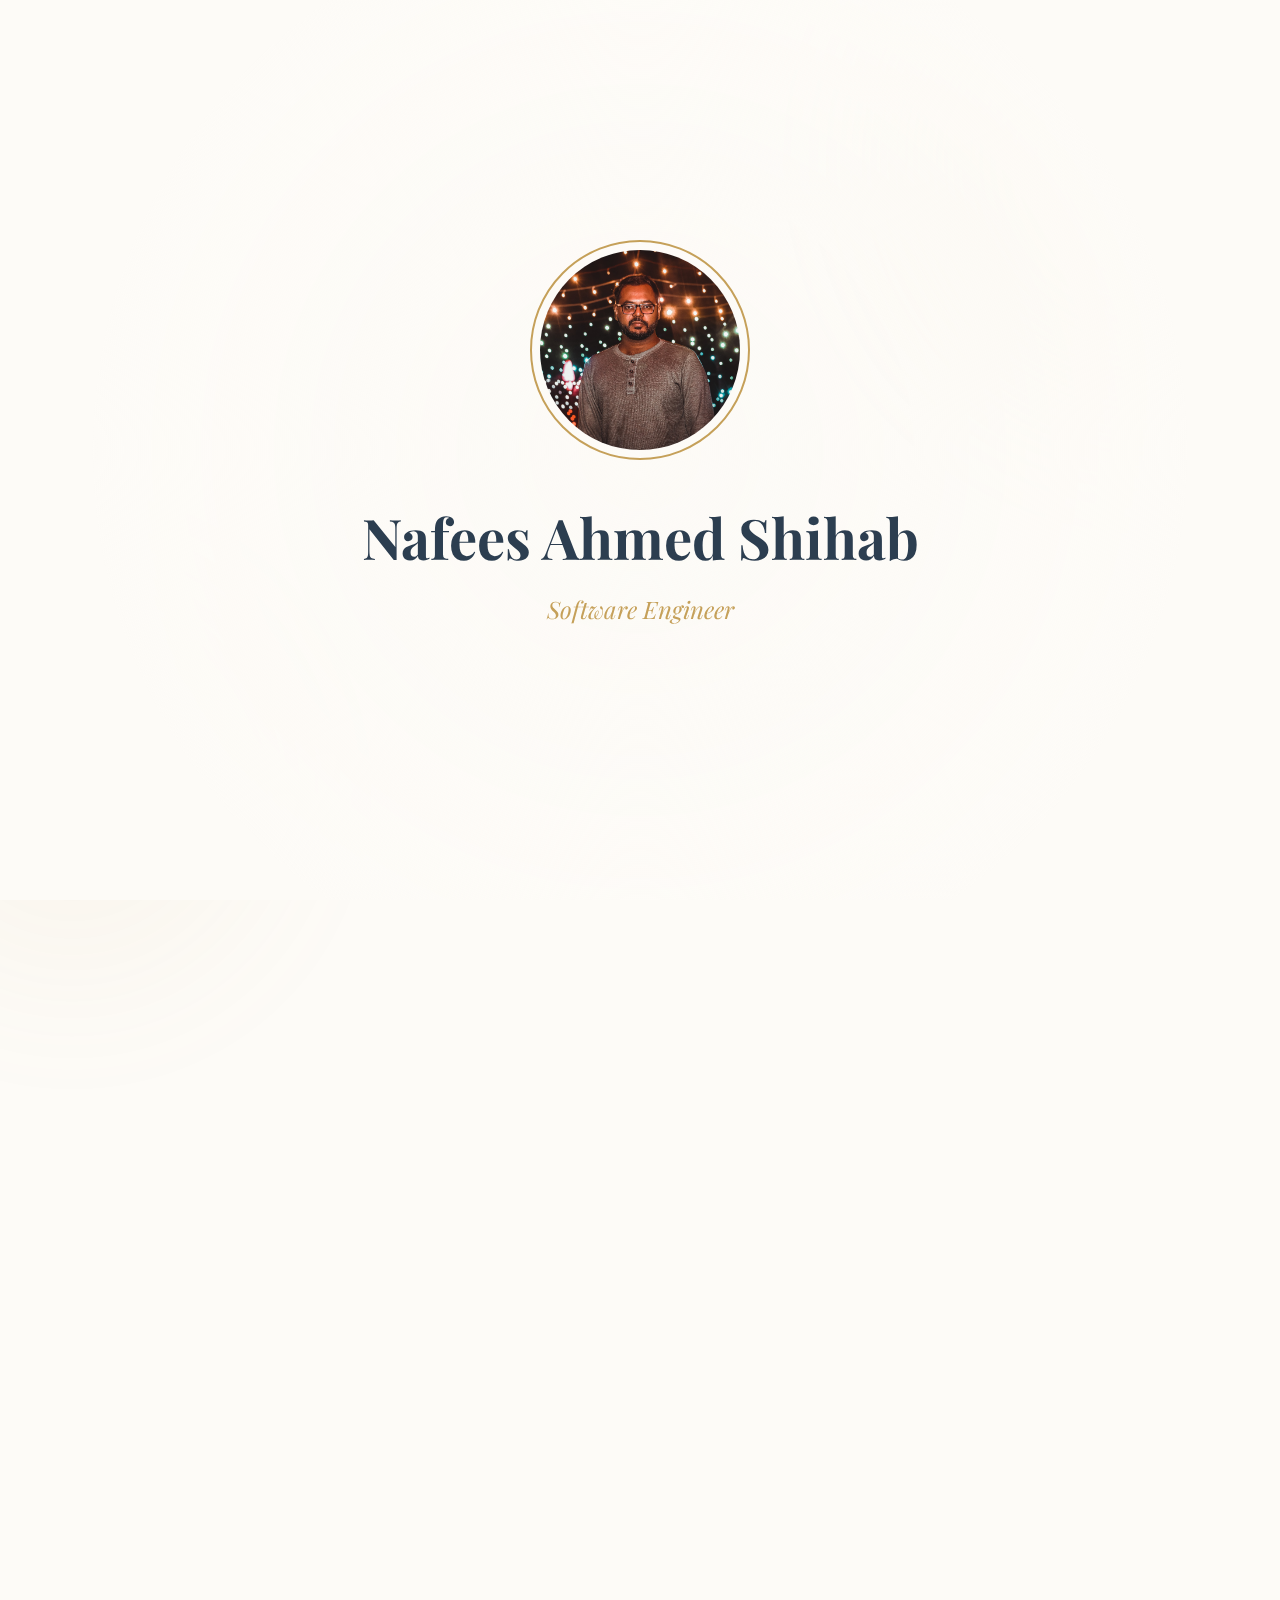
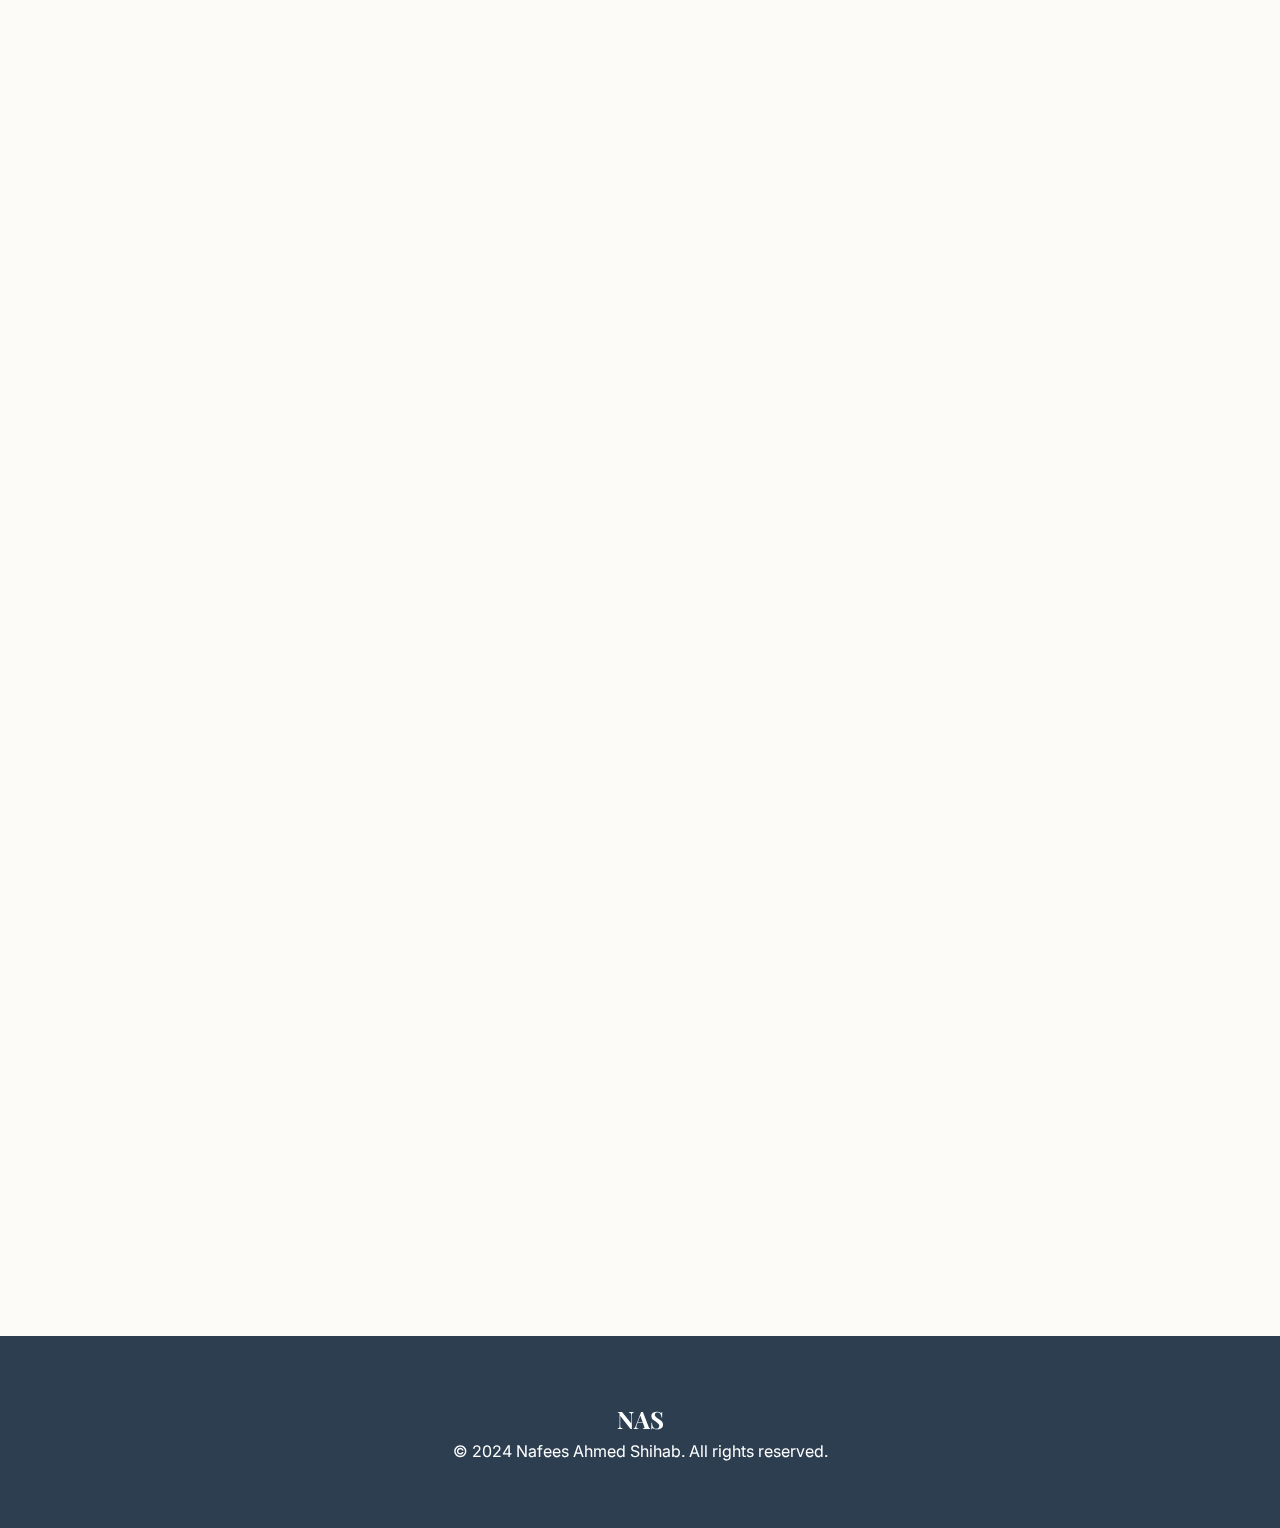
<file: personal_cv/index.html>
<!DOCTYPE html>
<html lang="en">

<head>
  <meta charset="UTF-8">
  <meta name="viewport" content="width=device-width, initial-scale=1.0">
  <title>Personal Biodata | Nafees Ahmed Shihab</title>

  <!-- Fonts -->
  <link rel="preconnect" href="https://fonts.googleapis.com">
  <link rel="preconnect" href="https://fonts.gstatic.com" crossorigin>
  <link
    href="https://fonts.googleapis.com/css2?family=Inter:wght@300;400;500;600;700&family=Playfair+Display:ital,wght@0,400;0,700;1,400&display=swap"
    rel="stylesheet">

  <!-- Icons -->
  <link rel="stylesheet" href="https://cdnjs.cloudflare.com/ajax/libs/font-awesome/6.4.0/css/all.min.css">

  <!-- CSS -->
  <link rel="stylesheet" href="style.css">
</head>

<body>

  <div class="bg-decoration">
    <div class="circle circle-1"></div>
    <div class="circle circle-2"></div>
  </div>

  <!-- Hero Section -->
  <header>
    <div class="profile-img-container">
      <!-- Placeholder for profile image -->
      <img src="../res/nas.jpg" alt="Nafees Ahmed Shihab" class="profile-img">
    </div>
    <h1 class="hero-name">Nafees Ahmed Shihab</h1>
    <p class="hero-subtitle">Software Engineer</p>

  </header>

  <main class="container">

    <!-- About Section -->
    <section class="section reveal">
      <h2 class="section-title">Personal Attributes</h2>
      <div class="info-grid">
        <div class="glass-card">
          <h3 class="card-title"><i class="fas fa-user-circle"></i> Basic Details</h3>
          <div class="info-item">
            <span class="info-label">Date of Birth</span>
            <span class="info-value">02 February 1997</span>
          </div>
          <div class="info-item">
            <span class="info-label">Place of Birth</span>
            <span class="info-value">Dhaka, Bangladesh</span>
          </div>
          <div class="info-item">
            <span class="info-label">Height</span>
            <span class="info-value">5' 5"</span>
          </div>
          <div class="info-item">
            <span class="info-label">Blood Group</span>
            <span class="info-value">B+</span>
          </div>
          <div class="info-item">
            <span class="info-label">Marital Status</span>
            <span class="info-value">Single</span>
          </div>
          <div class="info-item">
            <span class="info-label">Religion</span>
            <span class="info-value">Islam (Sunni)</span>
          </div>
        </div>

        <div class="glass-card">
          <h3 class="card-title"><i class="fas fa-heart"></i> Hobbies & Interests</h3>
          <p style="color: var(--accent); white-space: pre-line;">
            Watching football, enjoying taking care of pets, and playing video games.

            I love hanging out with my cousins and friends, valuing strong family bonds and social connections.
          </p>
        </div>
      </div>
    </section>

    <!-- Professional Section -->
    <section class="section reveal">
      <h2 class="section-title">Career & Education</h2>
      <div class="info-grid">
        <div class="glass-card">
          <h3 class="card-title"><i class="fas fa-briefcase"></i> Occupation</h3>
          <div class="timeline-item">
            <span class="date">2023 - Present</span>
            <p class="member-name">Software Engineer</p>
            <p class="member-desc">Spectrum IT Solutions Ltd., Banglamotor, Dhaka</p>
          </div>
          <div class="timeline-item">
            <span class="date">2019 - 2022</span>
            <p class="member-name">Co-Owner & IT Executive</p>
            <p class="member-desc">AALO Limited, Dhanmondi 32, Dhaka</p>
          </div>
        </div>

        <div class="glass-card">
          <h3 class="card-title"><i class="fas fa-graduation-cap"></i> Education</h3>
          <div class="timeline-item">
            <span class="date">2015 - 2019</span>
            <p class="member-name">B.Sc. in Computer Science & Engineering</p>
            <p class="member-desc">Daffodil International University (DIU)</p>
          </div>
          <div class="timeline-item">
            <span class="date">2012 - 2014</span>
            <p class="member-name">Higher Secondary Certificate (H.S.C)</p>
            <p class="member-desc">Govt. Science College, Tejgaon (GPA 5.00)</p>
          </div>
          <div class="timeline-item">
            <span class="date">2010 - 2012</span>
            <p class="member-name">Secondary School Certificate (S.S.C)</p>
            <p class="member-desc">Jatrabari Ideal High School (GPA 5.00)</p>
          </div>
        </div>
      </div>
    </section>

    <!-- Family Section -->
    <section class="section reveal">
      <h2 class="section-title">Family Background</h2>
      <div class="glass-card">
        <div class="info-grid">
          <div class="family-list">
            <div class="family-member">
              <span class="member-role">Father</span>
              <span class="member-name">Md. Jalal Uddin</span>
              <p class="member-desc">Retired Officer, Bangladesh Navy</p>
            </div>
            <div class="family-member">
              <span class="member-role">Mother</span>
              <span class="member-name">(Late) Samsunnahar</span>
            </div>
          </div>
          <div class="family-list">
            <div class="family-member">
              <span class="member-role">Elder Sister</span>
              <span class="member-name">Jannatul Ferdusi (Juthy)</span>
              <p class="member-desc">B.B.A. in Finance</p>
              <p class="member-desc">Married to Jaynal Abedin. They have a daughter.</p>
            </div>
          </div>
        </div>
      </div>
    </section>

    <!-- Address Section -->
    <section class="section reveal">
      <h2 class="section-title">Location & Contact</h2>
      <div class="info-grid">
        <div class="glass-card">
          <h3 class="card-title"><i class="fas fa-map-marked-alt"></i> Addresses</h3>
          <div class="family-member">
            <span class="member-role">Current Address</span>
            <p class="member-name">Merul Badda, Dhaka</p>
          </div>
          <div style="margin-top: 1.5rem;">
            <span class="member-role">Permanent Address</span>
            <p class="member-name">Village: Alhadipur, Nawabganj</p>
            <p class="member-desc">P.O: Nawabganj (1320), District: Dhaka</p>
          </div>
        </div>

        <div class="glass-card">
          <h3 class="card-title"><i class="fas fa-address-book"></i> Connect</h3>

          <div class="info-item">
            <span class="info-label">Telegram</span>
            <span class="info-value"><a href="https://t.me/nasshihab" target="_blank"
                style="color: var(--primary); text-decoration: none;">@nasshihab</a></span>
          </div>
          <div class="info-item">
            <span class="info-label">Email</span>
            <span class="info-value">nas.shihab92@gmail.com</span>
          </div>
          <div style="margin-top: 2rem; display: flex; gap: 1rem; justify-content: center;">
            <a href="https://drive.google.com/file/d/1oFsZ9sRIfvF5tvdutpJQieMgovyth1h7/view?usp=sharing" target="_blank"
              class="btn"
              style="padding: 0.5rem 1.5rem; border: 1px solid var(--primary); color: var(--primary); border-radius: 30px; text-decoration: none;">Download
              Bio-Data (PDF)</a>
          </div>
        </div>
      </div>
    </section>

  </main>

  <footer>
    <h2 class="serif">NAS</h2>
    <p>&copy; 2024 Nafees Ahmed Shihab. All rights reserved.</p>
  </footer>

  <script src="script.js"></script>
</body>

</html>
</file>
<file: style.css>
:root {
  --bg-color: #f8fafc;
  --card-bg: rgba(255, 255, 255, 0.7);
  --text-primary: #1e293b;
  --text-secondary: #475569;
  --accent: #0284c7;
  --accent-glow: rgba(2, 132, 199, 0.3);
  --glass-border: rgba(0, 0, 0, 0.08);
  --gradient-1: linear-gradient(135deg, #0284c7 0%, #6366f1 100%);
  --font-heading: 'Outfit', sans-serif;
  --font-body: 'Inter', sans-serif;
}

* {
  margin: 0;
  padding: 0;
  box-sizing: border-box;
}

body {
  background-color: var(--bg-color);
  color: var(--text-primary);
  font-family: var(--font-body);
  line-height: 1.6;
  overflow-x: hidden;
  background-image:
    radial-gradient(circle at 10% 20%, rgba(2, 132, 199, 0.05) 0%, transparent 40%),
    radial-gradient(circle at 90% 80%, rgba(99, 102, 241, 0.05) 0%, transparent 40%);
  min-height: 40vh;
}

/* Typography */
h1,
h2,
h3,
h4,
h5,
h6 {
  font-family: var(--font-heading);
  font-weight: 700;
  color: var(--text-primary);
  line-height: 1.2;
}

h1 {
  font-size: 3.5rem;
  letter-spacing: -0.02em;
}

h2 {
  font-size: 2.2rem;
  margin-bottom: 1.2rem;
  position: relative;
  display: inline-block;
}

h3 {
  font-size: 1.5rem;
  margin-bottom: 0.5rem;
}

h2::after {
  content: '';
  position: absolute;
  bottom: -6px;
  left: 0;
  width: 45px;
  height: 3px;
  background: var(--gradient-1);
  border-radius: 2px;
}

p {
  color: var(--text-secondary);
  margin-bottom: 1rem;
}

a {
  text-decoration: none;
  color: inherit;
  transition: all 0.3s ease;
}

/* Utilities */
.container {
  max-width: 1200px;
  margin: 0 auto;
  padding: 0 2rem;
}

.section {
  padding: 3rem 0;
}

.glass-card {
  background: var(--card-bg);
  backdrop-filter: blur(12px);
  -webkit-backdrop-filter: blur(12px);
  border: 1px solid var(--glass-border);
  border-radius: 16px;
  padding: 1.5rem;
  transition: transform 0.3s ease, box-shadow 0.3s ease;
}

.glass-card:hover {
  transform: translateY(-5px);
  box-shadow: 0 10px 40px -15px rgba(0, 0, 0, 0.1);
  border-color: rgba(2, 132, 199, 0.2);
}

.gradient-text {
  background: var(--gradient-1);
  -webkit-background-clip: text;
  -webkit-text-fill-color: transparent;
  background-clip: text;
}

.btn {
  display: inline-block;
  padding: 0.8rem 2rem;
  background: var(--gradient-1);
  color: white;
  border-radius: 50px;
  font-weight: 600;
  margin-top: 1rem;
  position: relative;
  overflow: hidden;
  z-index: 1;
}

.btn::before {
  content: '';
  position: absolute;
  top: 0;
  left: 0;
  right: 0;
  bottom: 0;
  background: linear-gradient(135deg, #818cf8 0%, #38bdf8 100%);
  z-index: -1;
  opacity: 0;
  transition: opacity 0.3s ease;
}

.btn:hover::before {
  opacity: 1;
}

.btn:hover {
  transform: scale(1.05);
  box-shadow: 0 0 20px var(--accent-glow);
}

/* Animation Classes */
.hidden {
  opacity: 0;
  transform: translateY(30px);
  filter: blur(5px);
}

.show {
  opacity: 1;
  transform: translateY(0);
  filter: blur(0);
  transition: all 0.8s ease;
}

/* Header */
header {
  min-height: 40vh;
  padding: 3rem 0;
  display: flex;
  align-items: center;
  position: relative;
}

.hero-content {
  max-width: 800px;
}

.hero-subtitle {
  font-size: 1.5rem;
  color: var(--accent);
  margin-bottom: 1rem;
  font-family: 'Consolas', monospace;
}

.social-links {
  margin-top: 2rem;
  display: flex;
  gap: 1.5rem;
}

.social-links a {
  font-size: 1.5rem;
  color: var(--text-secondary);
}

.social-links a:hover {
  color: var(--accent);
  transform: translateY(-3px);
}

/* Skills */
.skills-grid {
  display: flex;
  flex-wrap: wrap;
  gap: 1rem;
}

.skill-tag {
  background: rgba(56, 189, 248, 0.1);
  color: var(--accent);
  padding: 0.5rem 1.2rem;
  border-radius: 50px;
  border: 1px solid rgba(56, 189, 248, 0.2);
  font-size: 0.9rem;
  font-weight: 500;
}

.skill-tag:hover {
  background: rgba(56, 189, 248, 0.2);
  cursor: default;
}

.skill-category {
  margin-bottom: 1.2rem;
}

.skill-category h3 {
  margin-bottom: 1rem;
  font-size: 1.2rem;
  color: var(--text-primary);
}

/* Experience & Education Styles */
.timeline {
  position: relative;
  border-left: 2px solid var(--glass-border);
  margin-left: 1rem;
  padding-left: 2rem;
}

.timeline-item {
  margin-bottom: 1.5rem;
  position: relative;
}

.timeline-item::before {
  content: '';
  position: absolute;
  left: -2.6rem;
  top: 0.5rem;
  width: 1rem;
  height: 1rem;
  background: var(--bg-color);
  border: 2px solid var(--accent);
  border-radius: 50%;
  z-index: 2;
}

.date {
  font-family: 'Consolas', monospace;
  color: var(--accent);
  margin-bottom: 0.5rem;
  display: block;
  font-size: 0.9rem;
}

/* Project Grid */
.projects-grid {
  display: grid;
  grid-template-columns: repeat(auto-fit, minmax(300px, 1fr));
  gap: 1.5rem;
}

.project-card h3 {
  color: var(--accent);
}

.project-tags {
  margin-top: 1rem;
  display: flex;
  flex-wrap: wrap;
  gap: 0.5rem;
  font-size: 0.8rem;
}

/* Contact */
.contact-grid {
  display: grid;
  grid-template-columns: repeat(auto-fit, minmax(250px, 1fr));
  gap: 1.5rem;
  margin-top: 1.5rem;
}

.contact-item {
  display: flex;
  align-items: center;
  gap: 1rem;
}

.contact-icon {
  width: 50px;
  height: 50px;
  background: rgba(255, 255, 255, 0.05);
  border-radius: 50%;
  display: flex;
  align-items: center;
  justify-content: center;
  color: var(--accent);
  font-size: 1.2rem;
}

/* Footer */
footer {
  padding: 1.5rem 0;
  text-align: center;
  border-top: 1px solid var(--glass-border);
  margin-top: 2rem;
  color: var(--text-secondary);
  font-size: 0.9rem;
}

/* Responsive */
@media (max-width: 768px) {
  h1 {
    font-size: 2.5rem;
  }

  h2 {
    font-size: 2rem;
  }

  .section {
    padding: 3rem 0;
  }
}
</file>
<file: corporate_cv/style.css>
:root {
  --bg-color: #f8fafc;
  --card-bg: rgba(255, 255, 255, 0.7);
  --text-primary: #1e293b;
  --text-secondary: #475569;
  --accent: #0284c7;
  --accent-glow: rgba(2, 132, 199, 0.3);
  --glass-border: rgba(0, 0, 0, 0.08);
  --gradient-1: linear-gradient(135deg, #0284c7 0%, #6366f1 100%);
  --font-heading: 'Outfit', sans-serif;
  --font-body: 'Inter', sans-serif;
}

* {
  margin: 0;
  padding: 0;
  box-sizing: border-box;
}

body {
  background-color: var(--bg-color);
  color: var(--text-primary);
  font-family: var(--font-body);
  line-height: 1.6;
  overflow-x: hidden;
  background-image:
    radial-gradient(circle at 10% 20%, rgba(2, 132, 199, 0.05) 0%, transparent 40%),
    radial-gradient(circle at 90% 80%, rgba(99, 102, 241, 0.05) 0%, transparent 40%);
  min-height: 40vh;
}

/* Typography */
h1,
h2,
h3,
h4,
h5,
h6 {
  font-family: var(--font-heading);
  font-weight: 700;
  color: var(--text-primary);
  line-height: 1.2;
}

h1 {
  font-size: 3.5rem;
  letter-spacing: -0.02em;
}

h2 {
  font-size: 2.2rem;
  margin-bottom: 1.2rem;
  position: relative;
  display: inline-block;
}

h3 {
  font-size: 1.5rem;
  margin-bottom: 0.5rem;
}

h2::after {
  content: '';
  position: absolute;
  bottom: -6px;
  left: 0;
  width: 45px;
  height: 3px;
  background: var(--gradient-1);
  border-radius: 2px;
}

p {
  color: var(--text-secondary);
  margin-bottom: 1rem;
}

a {
  text-decoration: none;
  color: inherit;
  transition: all 0.3s ease;
}

/* Utilities */
.container {
  max-width: 1200px;
  margin: 0 auto;
  padding: 0 2rem;
}

.section {
  padding: 3rem 0;
}

.glass-card {
  background: var(--card-bg);
  backdrop-filter: blur(12px);
  -webkit-backdrop-filter: blur(12px);
  border: 1px solid var(--glass-border);
  border-radius: 16px;
  padding: 1.5rem;
  transition: transform 0.3s ease, box-shadow 0.3s ease;
}

.glass-card:hover {
  transform: translateY(-5px);
  box-shadow: 0 10px 40px -15px rgba(0, 0, 0, 0.1);
  border-color: rgba(2, 132, 199, 0.2);
}

.gradient-text {
  background: var(--gradient-1);
  -webkit-background-clip: text;
  -webkit-text-fill-color: transparent;
  background-clip: text;
}

.btn {
  display: inline-block;
  padding: 0.8rem 2rem;
  background: var(--gradient-1);
  color: white;
  border-radius: 50px;
  font-weight: 600;
  margin-top: 1rem;
  position: relative;
  overflow: hidden;
  z-index: 1;
}

.btn::before {
  content: '';
  position: absolute;
  top: 0;
  left: 0;
  right: 0;
  bottom: 0;
  background: linear-gradient(135deg, #818cf8 0%, #38bdf8 100%);
  z-index: -1;
  opacity: 0;
  transition: opacity 0.3s ease;
}

.btn:hover::before {
  opacity: 1;
}

.btn:hover {
  transform: scale(1.05);
  box-shadow: 0 0 20px var(--accent-glow);
}

/* Animation Classes */
.hidden {
  opacity: 0;
  transform: translateY(30px);
  filter: blur(5px);
}

.show {
  opacity: 1;
  transform: translateY(0);
  filter: blur(0);
  transition: all 0.8s ease;
}

/* Header */
header {
  min-height: 40vh;
  padding: 3rem 0;
  display: flex;
  align-items: center;
  position: relative;
}

.hero-content {
  max-width: 800px;
}

.hero-subtitle {
  font-size: 1.5rem;
  color: var(--accent);
  margin-bottom: 1rem;
  font-family: 'Consolas', monospace;
}

.social-links {
  margin-top: 2rem;
  display: flex;
  gap: 1.5rem;
}

.social-links a {
  font-size: 1.5rem;
  color: var(--text-secondary);
}

.social-links a:hover {
  color: var(--accent);
  transform: translateY(-3px);
}

/* Skills */
.skills-grid {
  display: flex;
  flex-wrap: wrap;
  gap: 1rem;
}

.skill-tag {
  background: rgba(56, 189, 248, 0.1);
  color: var(--accent);
  padding: 0.5rem 1.2rem;
  border-radius: 50px;
  border: 1px solid rgba(56, 189, 248, 0.2);
  font-size: 0.9rem;
  font-weight: 500;
}

.skill-tag:hover {
  background: rgba(56, 189, 248, 0.2);
  cursor: default;
}

.skill-category {
  margin-bottom: 1.2rem;
}

.skill-category h3 {
  margin-bottom: 1rem;
  font-size: 1.2rem;
  color: var(--text-primary);
}

/* Experience & Education Styles */
.timeline {
  position: relative;
  border-left: 2px solid var(--glass-border);
  margin-left: 1rem;
  padding-left: 2rem;
}

.timeline-item {
  margin-bottom: 1.5rem;
  position: relative;
}

.timeline-item::before {
  content: '';
  position: absolute;
  left: -2.6rem;
  top: 0.5rem;
  width: 1rem;
  height: 1rem;
  background: var(--bg-color);
  border: 2px solid var(--accent);
  border-radius: 50%;
  z-index: 2;
}

.date {
  font-family: 'Consolas', monospace;
  color: var(--accent);
  margin-bottom: 0.5rem;
  display: block;
  font-size: 0.9rem;
}

/* Project Grid */
.projects-grid {
  display: grid;
  grid-template-columns: repeat(auto-fit, minmax(300px, 1fr));
  gap: 1.5rem;
}

.project-card h3 {
  color: var(--accent);
}

.project-tags {
  margin-top: 1rem;
  display: flex;
  flex-wrap: wrap;
  gap: 0.5rem;
  font-size: 0.8rem;
}

/* Contact */
.contact-grid {
  display: grid;
  grid-template-columns: repeat(auto-fit, minmax(250px, 1fr));
  gap: 1.5rem;
  margin-top: 1.5rem;
}

.contact-item {
  display: flex;
  align-items: center;
  gap: 1rem;
}

.contact-icon {
  width: 50px;
  height: 50px;
  background: rgba(255, 255, 255, 0.05);
  border-radius: 50%;
  display: flex;
  align-items: center;
  justify-content: center;
  color: var(--accent);
  font-size: 1.2rem;
}

/* Footer */
footer {
  padding: 1.5rem 0;
  text-align: center;
  border-top: 1px solid var(--glass-border);
  margin-top: 2rem;
  color: var(--text-secondary);
  font-size: 0.9rem;
}

/* Responsive */
@media (max-width: 768px) {
  h1 {
    font-size: 2.5rem;
  }

  h2 {
    font-size: 2rem;
  }

  .section {
    padding: 3rem 0;
  }
}
</file>
<file: personal_cv/style.css>
:root {
  --primary: #c5a059;
  --primary-light: #e2c99d;
  --accent: #2c3e50;
  --bg-cream: #fdfbf7;
  --text-dark: #333333;
  --text-light: #666666;
  --white: #ffffff;
  --glass: rgba(255, 255, 255, 0.8);
  --glass-border: rgba(197, 160, 89, 0.2);
  --shadow: 0 10px 30px rgba(0, 0, 0, 0.05);
}

* {
  margin: 0;
  padding: 0;
  box-sizing: border-box;
}

body {
  font-family: 'Inter', sans-serif;
  background-color: var(--bg-cream);
  color: var(--text-dark);
  line-height: 1.6;
  overflow-x: hidden;
}

h1,
h2,
h3,
.serif {
  font-family: 'Playfair Display', serif;
}

.container {
  max-width: 1000px;
  margin: 0 auto;
  padding: 0 2rem;
}

/* Background Decoration */
.bg-decoration {
  position: fixed;
  top: 0;
  left: 0;
  width: 100%;
  height: 100%;
  z-index: -1;
  opacity: 0.5;
  pointer-events: none;
}

.circle {
  position: absolute;
  border-radius: 50%;
  filter: blur(80px);
}

.circle-1 {
  top: -10%;
  right: -10%;
  width: 500px;
  height: 500px;
  background: var(--primary-light);
  opacity: 0.2;
}

.circle-2 {
  bottom: -10%;
  left: -10%;
  width: 400px;
  height: 400px;
  background: var(--primary);
  opacity: 0.1;
}

/* Header / Hero */
header {
  height: 100vh;
  display: flex;
  flex-direction: column;
  justify-content: center;
  align-items: center;
  text-align: center;
  background: radial-gradient(circle at center, rgba(253, 251, 247, 0) 0%, rgba(253, 251, 247, 1) 70%);
}

.profile-img-container {
  width: 220px;
  height: 220px;
  border-radius: 50%;
  padding: 8px;
  border: 2px solid var(--primary);
  margin-bottom: 2rem;
  position: relative;
  animation: fadeInDown 1.2s ease-out;
}

.profile-img {
  width: 100%;
  height: 100%;
  border-radius: 50%;
  object-fit: cover;
  background: #eee;
}

.hero-name {
  font-size: 3.5rem;
  font-weight: 700;
  color: var(--accent);
  margin-bottom: 0.5rem;
  animation: fadeInUp 1s ease-out 0.3s both;
}

.hero-subtitle {
  font-family: 'Playfair Display', serif;
  font-style: italic;
  font-size: 1.5rem;
  color: var(--primary);
  margin-bottom: 2rem;
  animation: fadeInUp 1s ease-out 0.5s both;
}

.scroll-hint {
  position: absolute;
  bottom: 2rem;
  animation: bounce 2s infinite;
}

/* Sections */
.section {
  padding: 2.5rem 0;
}

.section-title {
  text-align: center;
  font-size: 2.2rem;
  margin-bottom: 2rem;
  position: relative;
  display: inline-block;
  left: 50%;
  transform: translateX(-50%);
}

.section-title::after {
  content: '';
  position: absolute;
  bottom: -10px;
  left: 50%;
  transform: translateX(-50%);
  width: 60px;
  height: 2px;
  background: var(--primary);
}

/* Grid Layouts */
.info-grid {
  display: grid;
  grid-template-columns: repeat(auto-fit, minmax(300px, 1fr));
  gap: 1.5rem;
}

.glass-card {
  background: var(--glass);
  backdrop-filter: blur(12px);
  border: 1px solid var(--glass-border);
  border-radius: 24px;
  padding: 2rem;
  box-shadow: var(--shadow);
  transition: transform 0.3s ease, box-shadow 0.3s ease;
}

.glass-card:hover {
  transform: translateY(-5px);
  box-shadow: 0 15px 40px rgba(0, 0, 0, 0.08);
}

.card-title {
  color: var(--primary);
  font-size: 1.3rem;
  margin-bottom: 1.2rem;
  border-bottom: 1px solid var(--glass-border);
  padding-bottom: 0.5rem;
  display: flex;
  align-items: center;
  gap: 0.8rem;
}

.info-item {
  display: flex;
  justify-content: space-between;
  margin-bottom: 1rem;
  border-bottom: 1px dashed rgba(0, 0, 0, 0.05);
  padding-bottom: 0.5rem;
}

.info-label {
  font-weight: 600;
  color: var(--text-light);
  font-size: 0.9rem;
  text-transform: uppercase;
  letter-spacing: 1px;
}

.info-value {
  font-weight: 500;
  color: var(--accent);
}

/* Family List */
.family-list {
  list-style: none;
}

.family-member {
  margin-bottom: 1rem;
}

.member-role {
  font-weight: 700;
  display: block;
  color: var(--primary);
}

.member-name {
  font-size: 1.1rem;
  color: var(--accent);
}

.member-desc {
  font-size: 0.9rem;
  color: var(--text-light);
}

/* Timeline/Experience */
.timeline-item {
  padding-left: 20px;
  border-left: 2px solid var(--primary-light);
  margin-bottom: 1.2rem;
  position: relative;
}

.timeline-item::before {
  content: '';
  position: absolute;
  left: -7px;
  top: 0;
  width: 12px;
  height: 12px;
  border-radius: 50%;
  background: var(--primary);
}

.date {
  font-size: 0.85rem;
  color: var(--primary);
  font-weight: 600;
}

/* Footer */
footer {
  text-align: center;
  padding: 4rem 0;
  background: var(--accent);
  color: var(--white);
}

.footer-logo {
  font-size: 2rem;
  margin-bottom: 1rem;
}

/* Animations */
@keyframes fadeInUp {
  from {
    opacity: 0;
    transform: translateY(30px);
  }

  to {
    opacity: 1;
    transform: translateY(0);
  }
}

@keyframes fadeInDown {
  from {
    opacity: 0;
    transform: translateY(-30px);
  }

  to {
    opacity: 1;
    transform: translateY(0);
  }
}

@keyframes bounce {

  0%,
  20%,
  50%,
  80%,
  100% {
    transform: translateY(0);
  }

  40% {
    transform: translateY(-10px);
  }

  60% {
    transform: translateY(-5px);
  }
}

.reveal {
  opacity: 0;
  transform: translateY(30px);
  transition: all 1s ease;
}

.reveal.active {
  opacity: 1;
  transform: translateY(0);
}

/* Responsive */
@media (max-width: 768px) {
  .hero-name {
    font-size: 2.2rem;
    margin-top: 1rem;
    padding: 0 1rem;
  }

  .hero-subtitle {
    font-size: 1.2rem;
    margin-bottom: 1rem;
  }

  .profile-img-container {
    width: 160px;
    height: 160px;
    margin-bottom: 1.5rem;
  }

  header {
    height: auto;
    padding: 4rem 0;
  }

  .section {
    padding: 1.5rem 0;
  }

  .section-title {
    font-size: 1.8rem;
    margin-bottom: 1.5rem;
  }

  .glass-card {
    padding: 1.5rem;
    border-radius: 20px;
  }

  .info-item {
    flex-direction: column;
    align-items: flex-start;
    gap: 4px;
    margin-bottom: 0.8rem;
  }

  .card-title {
    font-size: 1.2rem;
    margin-bottom: 1rem;
  }

  .container {
    padding: 0 1.2rem;
  }
}
</file>
